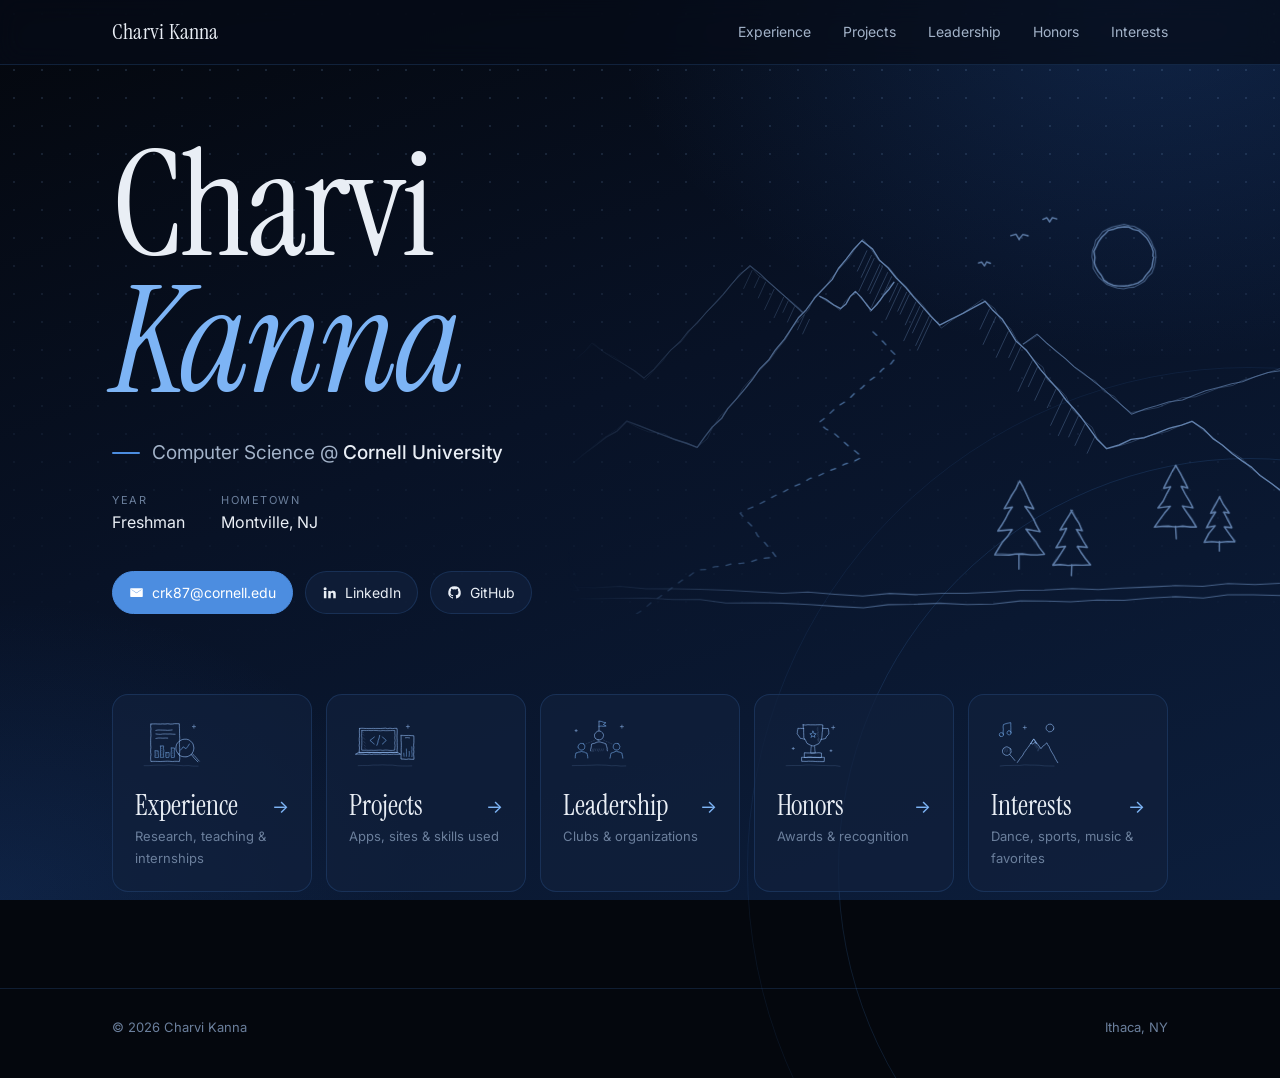
<file: index.html>
<!DOCTYPE html>
<html lang="en">
<head>
  <meta charset="UTF-8">
  <meta name="viewport" content="width=device-width, initial-scale=1">
  <title>Charvi Kanna</title>
  <meta name="description" content="Charvi Kanna — Computer Science student at Cornell University interested in AI, human-computer interaction, and machine learning.">
  <meta name="theme-color" content="#04070D">
  <link rel="icon" href="data:image/svg+xml,%3Csvg xmlns='http://www.w3.org/2000/svg' viewBox='0 0 64 64'%3E%3Crect width='64' height='64' rx='14' fill='%230E1A2C'/%3E%3Ctext x='32' y='43' font-family='Georgia,serif' font-size='30' text-anchor='middle' fill='%237DB4F5'%3ECK%3C/text%3E%3C/svg%3E">
  <link rel="preconnect" href="https://fonts.googleapis.com">
  <link rel="preconnect" href="https://fonts.gstatic.com" crossorigin>
  <link href="https://fonts.googleapis.com/css2?family=Instrument+Serif:ital@0;1&family=Inter:wght@400;500;600&display=swap" rel="stylesheet">
  <link rel="stylesheet" href="styles.css?v=11">
</head>
<body>

  <nav>
    <div class="wrap">
      <a href="index.html" class="logo"><span class="full">Charvi Kanna</span><span class="short">CK</span></a>
      <button class="menu-btn" type="button" aria-expanded="false" aria-controls="nav-links" aria-label="Menu"><span></span></button>
      <ul class="nav-links" id="nav-links">
        <li><a href="experience.html">Experience</a></li>
        <li><a href="projects.html">Projects</a></li>
        <li><a href="leadership.html">Leadership</a></li>
        <li><a href="honors.html">Honors</a></li>
        <li><a href="interests.html">Interests</a></li>
      </ul>
    </div>
  </nav>

  <main>
    <header class="home">
      <!-- sketch:start -->
<svg class="home-sketch" xmlns="http://www.w3.org/2000/svg" viewBox="0 0 1000 520" fill="none" stroke-linecap="round" stroke-linejoin="round" aria-hidden="true">
<clipPath id="behind"><polygon points="0,467 140,377 250,297 330,327 520,87 610,187 660,157 800,327 900,297 1000,377 1000,0 0,0"/></clipPath>
<g class="draw d1" clip-path="url(#behind)">
<path class="m2" pathLength="1" d="M79.6 329.2 L91.2 319.0 L101.8 309.7 L111.4 300.0 L122.2 289.8 L133.1 279.0 L144.8 270.8 L154.9 259.3 L167.0 251.1 L177.7 239.8 L189.5 228.9 L200.0 219.5 L209.1 209.1 L221.5 218.8 L233.2 226.2 L246.3 233.7 L258.1 241.0 L268.9 249.3 L280.4 239.0 L289.6 228.5 L299.9 217.0 L310.7 207.1 L319.4 196.0 L330.1 185.9 L340.6 173.7 L351.2 162.4 L359.8 153.1 L369.2 141.6 L378.9 131.2 L390.6 120.2 L402.3 129.6 L413.3 140.2 L424.5 149.9 L436.5 161.1 L447.1 170.4 L457.5 180.5 L470.4 191.2 L484.8 181.5 L497.7 174.4 L510.9 165.9 L525.2 157.1 L538.9 150.6 L549.1 159.4 L559.7 170.9 L569.0 179.9 L580.1 190.9 L590.8 200.9 L599.5 209.8 L609.7 220.9 L621.1 229.2 L629.2 239.4 L639.4 250.0 L653.5 241.1 L665.5 233.1 L679.7 225.2 L694.4 217.1 L706.7 208.6 L720.4 198.9 L732.0 209.7 L742.9 218.7 L752.7 226.8 L763.0 236.3 L773.9 244.0 L785.3 253.2 L796.6 261.9 L806.8 271.2 L818.0 280.7 L828.9 290.9 L844.4 285.0 L857.7 281.3 L872.2 276.6 L887.5 274.5 L900.8 269.1 L914.0 264.0 L928.8 260.3 L944.1 255.9 L956.4 253.6 L971.7 247.5 L985.9 243.0 L1000.1 241.1"/>
<path class="m2 faint" pathLength="1" d="M81.4 330.8 L89.9 319.5 L100.4 311.0 L112.6 301.1 L122.7 288.9 L135.4 281.9 L146.4 271.2 L157.1 260.9 L165.6 250.1 L176.9 238.2 L186.5 229.2 L198.2 220.7 L211.8 209.8 L223.7 219.9 L235.7 225.5 L244.9 233.0 L256.8 240.9 L270.5 251.5 L281.3 239.1 L290.6 229.5 L298.4 218.1 L311.6 207.8 L321.0 195.7 L328.8 186.1 L339.4 175.3 L351.8 162.9 L359.6 154.2 L370.9 140.4 L378.6 129.5 L391.6 121.2 L400.1 131.3 L414.7 140.6 L423.7 150.2 L434.3 158.1 L449.0 170.6 L458.7 181.7 L469.7 191.4 L485.3 180.9 L497.0 173.2 L511.0 166.3 L525.1 157.7 L538.6 151.6 L549.4 159.8 L560.3 171.6 L569.7 181.6 L580.0 190.1 L590.1 198.2 L599.8 208.8 L608.1 221.1 L618.7 229.9 L630.9 240.2 L639.3 250.1 L653.5 242.8 L665.2 233.6 L679.0 224.1 L694.4 216.7 L706.9 209.3 L721.6 199.8 L731.4 209.0 L742.0 218.7 L752.8 227.1 L763.9 237.7 L775.8 246.4 L787.7 253.1 L797.2 264.7 L809.3 270.6 L817.5 280.8 L828.4 289.0 L842.5 286.5 L859.4 283.2 L871.2 278.3 L887.3 272.0 L902.3 271.0 L913.9 266.7 L928.8 260.8 L945.2 257.9 L956.2 252.2 L971.7 247.7 L984.7 243.5 L1000.9 238.2"/>
</g>
<g class="draw d2">
<path class="m1" pathLength="1" d="M0.2 469.8 L11.2 461.3 L25.9 453.7 L36.8 447.0 L51.8 438.8 L62.4 428.3 L74.9 421.8 L88.4 411.5 L101.6 405.9 L115.6 395.6 L126.2 389.5 L140.2 380.6 L150.9 369.7 L165.0 362.0 L175.3 354.7 L189.3 345.4 L199.8 336.7 L211.9 327.8 L225.4 317.3 L237.9 310.3 L249.3 298.8 L263.4 304.2 L275.4 308.9 L288.6 314.0 L302.7 319.4 L317.5 324.3 L330.0 329.0 L338.6 317.0 L347.3 305.6 L357.9 295.9 L365.2 284.2 L376.6 271.6 L385.3 261.2 L393.3 251.1 L402.0 238.6 L412.0 228.7 L420.0 216.8 L430.2 204.7 L438.3 192.4 L446.2 180.2 L455.3 170.8 L464.9 157.5 L473.4 148.2 L485.0 136.3 L492.2 123.5 L501.2 112.7 L509.9 101.3 L519.2 91.5 L531.5 101.3 L539.2 113.7 L549.4 122.9 L558.4 134.1 L569.9 145.6 L579.0 156.7 L588.4 167.0 L598.7 178.6 L608.5 188.5 L621.9 181.6 L635.3 175.1 L648.3 168.0 L660.7 161.2 L669.0 170.8 L680.2 181.5 L688.7 194.5 L695.9 206.4 L707.9 217.1 L716.7 229.0 L724.2 239.4 L734.7 251.7 L745.0 263.0 L753.6 274.6 L763.3 285.3 L771.1 294.5 L780.2 306.9 L789.4 319.7 L800.2 330.4 L814.7 326.3 L828.5 319.8 L843.8 317.9 L857.2 313.0 L871.9 307.2 L886.5 303.5 L898.6 299.2 L911.8 307.9 L923.0 319.3 L933.3 326.3 L944.4 336.1 L956.4 344.8 L967.1 352.0 L976.6 361.4 L989.7 370.5 L1000.2 378.4"/>
<path class="m1 faint" pathLength="1" d="M-2.2 468.8 L13.6 462.8 L26.4 452.6 L38.3 445.3 L50.7 435.3 L65.7 427.6 L78.8 423.1 L86.6 412.5 L103.5 406.9 L114.3 395.2 L125.8 390.5 L138.5 380.4 L150.4 371.2 L166.8 360.3 L178.3 353.4 L190.9 345.5 L199.7 337.6 L213.3 324.2 L223.0 317.7 L237.5 307.9 L248.2 299.2 L262.4 306.7 L274.1 311.3 L291.7 313.1 L305.5 321.1 L318.7 323.9 L329.3 329.5 L341.6 319.0 L347.4 306.8 L356.0 293.4 L364.2 286.0 L374.1 275.1 L383.0 260.2 L393.4 248.4 L401.7 240.9 L413.4 228.7 L421.1 217.8 L431.8 204.5 L439.7 190.6 L448.8 181.2 L458.0 170.7 L464.6 156.3 L476.9 145.2 L483.7 134.9 L491.8 125.5 L504.3 111.6 L511.8 100.4 L520.3 89.5 L528.3 99.4 L538.5 114.3 L550.0 121.9 L562.1 137.0 L569.7 143.7 L578.4 154.6 L589.2 165.7 L598.7 177.7 L610.4 192.0 L623.8 182.1 L634.6 175.1 L646.9 166.7 L657.8 158.9 L671.7 169.4 L678.7 183.3 L689.9 192.5 L696.2 204.0 L706.2 216.4 L718.3 229.8 L727.2 236.9 L732.3 251.7 L746.0 261.9 L753.8 270.8 L762.1 286.9 L773.7 297.8 L783.8 306.0 L788.7 316.9 L800.1 330.9 L816.5 326.8 L829.3 322.8 L842.6 317.4 L854.8 314.3 L870.1 310.7 L886.5 303.3 L898.1 298.7 L911.8 309.9 L920.2 315.6 L933.5 327.1 L943.9 334.1 L956.1 341.9 L965.7 353.1 L980.1 363.0 L990.9 371.0 L998.6 378.7"/>
<path class="m1" pathLength="1" d="M470.9 155.4 L477.9 159.0 L486.7 165.3 L494.8 169.5 L501.0 164.2 L505.8 155.7 L511.7 149.8 L518.4 156.7 L524.6 165.1 L530.0 171.4 L536.1 165.2 L541.0 158.7 L545.0 153.3 L550.4 147.3 L556.0 139.4"/>
<path class="m1 faint" pathLength="1" d="M469.1 154.7 L478.9 161.4 L485.5 164.7 L494.1 171.5 L499.5 161.9 L504.9 156.3 L513.3 151.2 L518.7 158.9 L525.4 164.1 L529.0 173.4 L536.0 164.1 L540.9 158.8 L545.2 152.3 L549.7 144.8 L555.3 139.5"/>
</g>
<g class="draw d3">
<path class="h" pathLength="1" d="M524.9 103.1 l-10.9 23.4"/>
<path class="h" pathLength="1" d="M530.1 108.5 l-11.7 25.2"/>
<path class="h" pathLength="1" d="M533.3 111.9 l-17.7 38.0"/>
<path class="h" pathLength="1" d="M539.9 118.8 l-13.9 29.9"/>
<path class="h" pathLength="1" d="M542.7 121.7 l-14.3 30.7"/>
<path class="h" pathLength="1" d="M548.8 128.1 l-18.7 40.0"/>
<path class="h" pathLength="1" d="M553.3 132.9 l-13.3 28.4"/>
<path class="h" pathLength="1" d="M560.6 140.5 l-10.0 21.5"/>
<path class="h" pathLength="1" d="M564.3 144.3 l-17.6 37.8"/>
<path class="h" pathLength="1" d="M570.5 150.8 l-10.1 21.7"/>
<path class="h" pathLength="1" d="M573.4 153.9 l-10.3 22.1"/>
<path class="h" pathLength="1" d="M581.2 162.1 l-12.2 26.2"/>
<path class="h" pathLength="1" d="M585.8 166.9 l-18.5 39.6"/>
<path class="h" pathLength="1" d="M589.7 171.0 l-12.4 26.5"/>
<path class="h" pathLength="1" d="M596.7 178.3 l-15.7 33.7"/>
<path class="h" pathLength="1" d="M599.7 181.5 l-16.7 35.8"/>
<path class="h" pathLength="1" d="M665.7 170.1 l-10.8 23.1"/>
<path class="h" pathLength="1" d="M673.2 179.0 l-14.8 31.8"/>
<path class="h" pathLength="1" d="M687.3 196.0 l-13.8 29.6"/>
<path class="h" pathLength="1" d="M696.6 207.2 l-8.7 18.6"/>
<path class="h" pathLength="1" d="M701.9 213.5 l-12.5 26.7"/>
<path class="h" pathLength="1" d="M715.0 229.3 l-16.5 35.4"/>
<path class="h" pathLength="1" d="M721.0 236.6 l-10.6 22.7"/>
<path class="h" pathLength="1" d="M730.4 247.8 l-12.6 27.1"/>
<path class="h" pathLength="1" d="M742.2 262.1 l-10.0 21.4"/>
<path class="h" pathLength="1" d="M750.7 272.3 l-14.7 31.5"/>
<path class="h" pathLength="1" d="M759.9 283.4 l-15.0 32.1"/>
<path class="h" pathLength="1" d="M767.9 293.0 l-11.2 24.1"/>
<path class="h" pathLength="1" d="M775.5 302.1 l-11.5 24.7"/>
<path class="h" pathLength="1" d="M787.1 316.2 l-9.1 19.6"/>
<path class="h" pathLength="1" d="M393.0 125.8 l-9.6 20.7"/>
<path class="h" pathLength="1" d="M401.4 133.0 l-5.8 12.5"/>
<path class="h" pathLength="1" d="M408.6 139.1 l-8.5 18.3"/>
<path class="h" pathLength="1" d="M418.3 147.4 l-10.9 23.3"/>
<path class="h" pathLength="1" d="M429.2 156.7 l-10.9 23.4"/>
<path class="h" pathLength="1" d="M434.4 161.1 l-6.0 12.8"/>
<path class="h" pathLength="1" d="M441.8 167.4 l-8.2 17.7"/>
<path class="h" pathLength="1" d="M453.1 177.0 l-7.9 17.0"/>
<path class="h" pathLength="1" d="M458.9 182.0 l-7.8 16.7"/>
</g>
<path class="t" d="M260.2 520.3 L269.2 514.4 L277.8 506.7 L286.9 500.8 L295.1 494.7 L304.2 488.1 L312.0 482.0 L320.6 477.0 L330.2 469.7 L339.8 469.3 L350.0 466.1 L360.6 465.3 L371.0 462.5 L379.9 462.3 L390.7 460.8 L399.1 457.9 L409.2 456.0 L420.9 455.2 L414.2 446.4 L407.4 438.2 L399.5 430.6 L394.2 420.9 L386.9 413.6 L379.4 404.7 L389.3 399.4 L399.5 395.2 L410.3 389.4 L419.0 384.7 L430.4 379.4 L439.6 374.4 L450.6 370.1 L459.1 364.9 L469.8 361.5 L480.3 356.3 L489.3 353.2 L499.8 348.1 L509.6 345.2 L519.6 340.1 L511.4 333.2 L504.1 327.7 L494.7 319.4 L487.1 312.7 L477.3 307.5 L469.8 300.6 L478.1 294.1 L486.6 286.0 L494.0 280.1 L503.6 274.2 L510.8 266.9 L519.7 260.0 L527.3 252.6 L536.0 246.9 L543.2 239.0 L552.6 232.9 L559.4 224.3 L553.4 218.5 L545.0 209.1 L538.4 202.3 L530.8 195.2"/>
<path id="route" d="M260.0 520.0 L330.0 470.0 L420.0 455.0 L380.0 405.0 L450.0 370.0 L520.0 340.0 L470.0 300.0 L520.0 260.0 L560.0 225.0 L530.0 195.0" stroke="none"/>
<g class="draw d4">
<path class="m1" pathLength="1" d="M120.5 403.5 L116.6 410.7 L112.1 418.9 L109.0 424.9 L104.1 432.4 L113.4 430.2 L107.7 438.8 L103.5 448.6 L97.3 456.9 L112.7 453.9 L108.2 460.6 L103.1 467.9 L98.5 474.1 L93.5 481.1 L102.3 481.3 L111.1 480.9 L119.2 481.2 L128.8 480.6 L138.0 481.4 L146.3 480.5 L141.7 473.8 L136.5 467.7 L131.7 461.1 L127.7 453.9 L142.2 456.1 L137.2 448.4 L131.8 438.5 L126.6 430.2 L136.1 432.0 L132.1 426.2 L128.1 418.8 L123.4 411.9 L120.0 404.7"/>
<path class="m1 faint" pathLength="1" d="M121.1 403.1 L116.9 412.3 L111.2 417.9 L109.1 424.6 L105.6 432.0 L114.2 429.5 L108.3 440.3 L102.4 447.4 L98.0 456.3 L111.1 453.8 L106.8 462.3 L103.4 468.8 L97.4 475.1 L92.6 481.1 L102.7 480.6 L112.2 481.1 L120.2 482.0 L127.8 482.3 L137.9 480.7 L147.2 480.4 L143.0 474.6 L136.7 468.5 L132.2 460.4 L128.3 453.4 L142.8 456.2 L137.2 449.2 L132.0 439.6 L126.1 429.1 L134.2 431.7 L131.8 425.3 L127.7 419.3 L122.9 410.5 L120.4 402.8"/>
<path class="m1" pathLength="1" d="M119.5 480.9 L119.6 496.3"/>
<path class="m1" pathLength="1" d="M174.6 437.1 L169.5 446.9 L164.0 457.8 L169.6 456.9 L164.2 465.2 L158.4 475.6 L170.0 474.3 L162.4 483.0 L155.0 493.2 L165.5 492.8 L175.2 492.9 L185.3 493.4 L193.8 493.6 L186.7 483.5 L180.4 473.4 L190.3 475.8 L184.6 465.9 L180.5 455.6 L185.7 458.0 L180.6 447.6 L175.5 436.5"/>
<path class="m1 faint" pathLength="1" d="M174.5 436.5 L168.2 448.4 L164.5 458.4 L168.9 457.1 L165.2 465.7 L159.6 475.3 L168.7 472.8 L161.9 482.2 L155.4 493.6 L165.9 493.9 L175.5 492.4 L184.7 492.8 L194.9 493.1 L186.8 483.8 L181.8 473.1 L192.0 474.2 L184.8 465.1 L180.4 457.3 L186.8 457.4 L181.6 447.0 L174.3 438.0"/>
<path class="m1" pathLength="1" d="M175.1 493.2 L175.2 504.7"/>
<path class="m1" pathLength="1" d="M700.0 368.5 L696.1 376.4 L691.5 384.0 L687.5 391.1 L682.7 399.4 L692.1 397.5 L688.0 403.2 L683.8 411.9 L680.0 417.8 L675.2 424.9 L691.9 423.4 L686.8 430.8 L680.7 437.7 L676.1 445.3 L671.7 452.6 L678.7 452.6 L688.3 452.7 L695.3 451.5 L703.5 451.3 L712.9 452.5 L720.8 452.5 L729.0 451.7 L723.1 444.2 L719.0 437.1 L713.2 430.3 L707.6 422.8 L723.7 425.9 L719.6 418.1 L716.3 411.2 L712.0 404.2 L706.4 396.7 L716.7 399.6 L712.4 391.7 L708.5 383.1 L704.8 375.1 L700.5 367.5"/>
<path class="m1 faint" pathLength="1" d="M698.7 367.2 L696.5 377.0 L690.3 383.6 L687.4 392.2 L682.4 399.2 L692.4 397.6 L688.0 405.1 L683.8 410.5 L680.7 418.4 L675.0 425.9 L690.5 423.9 L687.0 431.1 L681.7 437.2 L676.0 444.5 L672.2 450.9 L680.4 450.8 L686.9 451.4 L696.9 452.0 L703.8 453.0 L711.7 451.9 L720.7 452.7 L729.4 452.4 L723.3 444.4 L717.7 438.5 L713.9 431.0 L707.6 423.0 L724.7 425.8 L718.8 418.3 L716.6 410.5 L710.6 403.5 L707.7 397.7 L715.9 398.3 L712.0 391.0 L708.5 382.7 L703.8 375.0 L701.2 368.6"/>
<path class="m1" pathLength="1" d="M699.6 452.5 L699.6 468.7"/>
<path class="m1" pathLength="1" d="M760.8 401.5 L756.2 408.7 L751.1 416.8 L746.8 423.9 L754.4 421.9 L750.2 430.3 L746.5 437.0 L742.2 444.1 L753.1 442.6 L748.4 450.0 L744.2 456.7 L738.5 464.4 L746.9 463.6 L756.0 464.6 L764.8 464.3 L773.5 464.3 L781.8 463.9 L776.2 457.0 L770.8 449.5 L766.8 442.7 L778.2 443.8 L773.7 436.9 L769.8 429.7 L765.7 423.3 L772.1 424.6 L768.8 416.4 L764.2 409.6 L759.3 401.1"/>
<path class="m1 faint" pathLength="1" d="M759.1 401.7 L756.9 408.8 L750.6 416.8 L747.5 425.0 L754.6 423.0 L751.2 429.9 L746.0 438.1 L741.3 444.7 L753.4 443.1 L747.6 450.8 L743.1 455.7 L737.8 463.7 L745.8 463.8 L755.5 464.5 L763.9 463.4 L772.3 464.6 L782.7 464.1 L775.8 457.6 L771.1 448.9 L765.4 443.1 L778.8 444.5 L773.7 437.2 L768.9 431.0 L765.0 423.0 L773.4 425.2 L768.3 416.1 L764.3 407.8 L760.9 400.6"/>
<path class="m1" pathLength="1" d="M760.4 463.8 L759.9 476.4"/>
<path class="m1" pathLength="1" d="M879.9 349.5 L874.5 359.0 L870.3 366.9 L865.7 376.0 L873.9 374.2 L869.6 381.8 L865.4 390.6 L859.3 398.5 L873.6 396.5 L866.8 404.5 L861.9 411.2 L855.2 420.7 L864.2 419.6 L871.4 419.4 L879.6 420.4 L887.8 419.4 L896.6 420.5 L903.5 420.6 L898.5 412.5 L892.9 404.6 L887.5 396.5 L899.5 398.3 L895.4 390.4 L890.6 382.6 L886.1 373.6 L893.6 375.4 L889.3 366.6 L884.6 358.1 L880.0 350.0"/>
<path class="m1 faint" pathLength="1" d="M880.1 350.9 L874.1 359.5 L870.6 367.5 L866.4 376.9 L873.7 373.8 L870.5 380.9 L865.0 390.3 L858.8 398.3 L873.5 397.1 L866.9 405.2 L861.7 412.0 L857.0 418.8 L864.6 420.3 L871.6 420.9 L879.7 419.9 L888.1 420.7 L895.3 419.8 L903.8 420.1 L899.2 411.5 L893.5 403.8 L887.0 395.4 L900.0 399.2 L895.7 390.7 L890.2 381.5 L885.5 374.2 L894.3 376.7 L888.2 367.9 L885.7 358.8 L878.8 349.5"/>
<path class="m1" pathLength="1" d="M879.5 419.7 L880.4 434.1"/>
<path class="m1" pathLength="1" d="M930.3 385.5 L925.4 394.9 L919.7 404.7 L925.8 403.2 L920.5 411.5 L915.3 420.9 L925.2 418.9 L917.9 427.8 L912.4 438.2 L921.2 437.3 L930.5 438.0 L939.1 437.1 L947.7 437.4 L941.3 428.4 L935.5 420.2 L944.3 421.1 L939.0 411.4 L935.0 403.1 L941.2 404.4 L934.5 394.6 L930.1 385.7"/>
<path class="m1 faint" pathLength="1" d="M931.2 384.9 L924.5 393.7 L919.9 403.8 L924.6 401.8 L919.0 412.5 L914.0 422.2 L923.7 420.4 L917.4 427.3 L912.6 436.8 L921.6 436.7 L928.8 438.2 L939.5 438.4 L948.6 436.4 L942.0 429.0 L935.1 420.6 L944.4 422.2 L940.3 410.7 L933.3 403.4 L941.3 403.4 L934.8 395.3 L929.1 385.9"/>
<path class="m1" pathLength="1" d="M930.0 437.1 L929.9 448.1"/>
<path class="m2" pathLength="1" d="M0.5 493.4 L30.9 493.4 L60.4 493.5 L89.8 492.1 L120.9 493.1 L150.9 491.3 L179.4 489.1 L211.4 490.3 L241.0 488.5 L271.4 491.5 L303.2 491.5 L332.8 492.1 L365.6 493.1 L396.1 494.9 L427.9 496.6 L457.1 495.3 L488.2 497.7 L520.3 499.9 L551.2 496.8 L581.0 498.2 L611.1 496.6 L639.3 496.6 L670.9 495.2 L701.2 493.3 L728.8 493.0 L760.9 491.1 L790.8 492.4 L819.2 490.6 L850.5 489.3 L879.1 487.8 L910.8 488.5 L939.9 485.5 L970.9 486.7 L999.2 485.2"/>
<path class="m2" pathLength="1" d="M1.2 511.2 L29.9 510.3 L59.1 508.0 L89.0 508.3 L119.6 506.8 L149.7 505.5 L178.9 502.9 L211.5 502.8 L238.8 502.4 L272.0 502.1 L302.5 503.8 L333.4 503.9 L363.0 507.9 L396.7 507.5 L426.9 508.0 L458.6 509.6 L490.2 511.7 L521.0 513.4 L549.3 509.7 L579.1 509.3 L608.8 508.0 L640.2 509.6 L669.9 509.0 L701.2 505.4 L730.3 505.6 L758.9 506.4 L789.3 504.3 L820.4 504.6 L850.5 502.1 L879.8 500.5 L911.4 502.1 L939.2 498.4 L969.3 498.4 L1001.2 499.2"/>
<path class="m1" pathLength="1" d="M690.2 85.7 L696.2 84.1 L700.1 90.3"/>
<path class="m1" pathLength="1" d="M699.7 89.8 L704.2 84.3 L710.1 85.9"/>
<path class="m1" pathLength="1" d="M727.1 67.0 L731.6 65.1 L734.9 69.8"/>
<path class="m1" pathLength="1" d="M735.0 69.8 L738.0 65.0 L743.1 66.5"/>
<path class="m1" pathLength="1" d="M653.1 117.0 L656.9 116.1 L659.8 120.3"/>
<path class="m1" pathLength="1" d="M660.2 120.2 L662.6 115.8 L666.8 117.5"/>
</g>
<g id="sun" role="button" tabindex="0" aria-label="Toggle day and night">
<title>Click me</title>
<circle cx="820" cy="110" r="46" class="hit"/>
<g class="sunface draw d4">
<path class="m1" pathLength="1" d="M854.6 110.2 L853.4 115.6 L852.5 121.6 L849.7 126.4 L845.5 131.1 L842.2 136.1 L836.4 140.1 L831.2 141.8 L825.3 143.1 L820.6 143.7 L813.5 143.5 L808.0 142.7 L802.3 140.3 L797.3 136.8 L794.3 131.3 L790.5 126.6 L787.6 121.1 L786.3 116.8 L786.9 110.8 L785.8 103.7 L788.8 97.6 L791.0 92.6 L794.8 87.3 L798.7 83.7 L802.4 79.7 L809.0 78.1 L813.5 76.4 L820.7 75.5 L826.0 75.9 L831.1 78.5 L837.4 80.0 L841.1 83.2 L846.2 88.1 L849.0 92.5 L852.2 98.7 L854.0 104.2 L853.5 109.2"/>
<path class="m2" pathLength="1" d="M856.9 109.8 L856.3 115.5 L854.9 122.2 L852.2 128.9 L847.9 132.6 L844.2 137.9 L838.9 141.2 L831.9 144.9 L826.1 145.3 L819.8 146.7 L812.8 146.0 L807.4 144.3 L801.1 142.0 L797.1 138.6 L791.7 133.8 L788.2 128.7 L784.9 123.2 L784.9 116.3 L783.5 110.1 L784.1 102.8 L786.5 97.0 L787.8 91.0 L791.6 87.1 L795.7 81.3 L802.1 77.8 L806.6 75.9 L813.8 74.1 L820.4 72.8 L827.0 74.4 L831.7 75.0 L838.2 78.4 L843.1 81.4 L847.8 85.9 L851.8 92.4 L853.7 97.6 L856.4 103.1 L857.1 110.8"/>
</g>
<g class="moon">
<path class="m1" pathLength="1" d="M831.5 78.0 L826.3 76.5 L819.9 76.5 L814.4 76.3 L808.1 77.9 L802.9 81.1 L798.5 84.4 L794.3 88.6 L790.0 93.0 L788.6 98.9 L786.2 104.0 L786.2 109.8 L786.6 115.4 L788.0 121.6 L790.0 126.6 L794.5 132.2 L798.7 136.2 L803.4 139.9 L808.8 141.4 L814.3 143.2 L820.2 143.7 L826.0 144.0 L831.8 141.7"/>
<path class="m1 faint" pathLength="1" d="M831.7 77.9 L826.8 76.1 L819.6 76.3 L813.4 76.7 L809.2 78.1 L802.6 80.5 L798.2 83.3 L793.2 87.4 L790.2 92.8 L787.6 97.9 L785.7 104.2 L786.7 110.2 L786.7 116.2 L787.5 122.0 L790.5 127.1 L794.2 131.8 L797.8 135.6 L802.5 139.5 L808.1 142.1 L813.2 143.2 L820.7 143.5 L826.0 143.5 L831.2 142.9"/>
<path class="m1" pathLength="1" d="M831.5 142.2 L826.8 137.0 L822.8 132.6 L817.6 127.9 L816.0 122.2 L813.7 115.8 L812.4 110.2 L813.7 103.9 L815.9 98.1 L818.1 92.3 L822.8 87.4 L827.3 82.9 L831.8 78.0"/>
</g>
</g>
<g class="stars">
<path class="star" style="animation-delay:1.18s" d="M600 53.0 L600 67.0 M593.0 60 L607.0 60"/>
<path class="star" style="animation-delay:1.06s" d="M930 54.4 L930 65.6 M924.4 60 L935.6 60"/>
<path class="star" style="animation-delay:1.37s" d="M690 165.1 L690 174.9 M685.1 170 L694.9 170"/>
<path class="star" style="animation-delay:0.19s" d="M960 173.7 L960 186.3 M953.7 180 L966.3 180"/>
<path class="star" style="animation-delay:1.31s" d="M560 25.8 L560 34.2 M555.8 30 L564.2 30"/>
</g>
<path class="shoot" d="M0 0 L70 22"/>
<g id="hiker" transform="translate(455 366)"><g class="hiker-body"><path class="m1" pathLength="1" d="M-0.5 -35.7 L2.1 -22.0"/><path class="m1 faint" pathLength="1" d="M0.7 -35.9 L1.9 -21.5"/><circle class="m1" cx="-1" cy="-44" r="7"/><path class="m1" pathLength="1" d="M-8.7 -37.9 L-10.1 -31.4 L-11.0 -24.5 L-12.2 -18.1 L-1.0 -16.1 L-0.5 -22.4 L0.6 -29.3 L1.0 -36.3"/><path class="m1" pathLength="1" d="M13.8 -30.3 L16.1 -14.9 L17.7 0.3"/><path class="m1" pathLength="1" d="M0.9 -29.7 L14.3 -19.6"/><g class="legs"><path class="m1" pathLength="1" d="M1.8 -22.1 L-5.7 -0.4"/><path class="m1" pathLength="1" d="M1.6 -21.9 L10.0 -9.7 L8.2 0.0"/></g></g></g>
</svg>
      <!-- sketch:end -->
      <div class="wrap">
        <div class="home-grid">
          <div>
            <h1 class="name reveal">Charvi<br><em>Kanna</em></h1>
            <p class="tagline reveal"><span>Computer Science @ <strong>Cornell University</strong></span></p>
            <dl class="facts reveal">
              <div><dt>Year</dt><dd>Freshman</dd></div>
              <div><dt>Hometown</dt><dd>Montville, NJ</dd></div>
            </dl>
            <div class="socials reveal">
              <a class="pill primary" href="mailto:crk87@cornell.edu">
                <svg viewBox="0 0 24 24" aria-hidden="true"><path d="M3 5h18a1 1 0 0 1 1 1v12a1 1 0 0 1-1 1H3a1 1 0 0 1-1-1V6a1 1 0 0 1 1-1zm9 7.2L4.4 7H4v.6l8 5.5 8-5.5V7h-.4L12 12.2z"/></svg>
                crk87@cornell.edu
              </a>
              <a class="pill" href="https://www.linkedin.com/in/charvi-kanna/" target="_blank" rel="noopener">
                <svg viewBox="0 0 24 24" aria-hidden="true"><path d="M4.98 3.5a2.5 2.5 0 1 1 0 5 2.5 2.5 0 0 1 0-5zM3 9.5h4V21H3V9.5zm7 0h3.8v1.6h.06c.53-1 1.83-2.06 3.77-2.06C21.6 9.04 22 11.5 22 14.7V21h-4v-5.6c0-1.34-.03-3.06-1.86-3.06-1.87 0-2.15 1.46-2.15 2.96V21h-4V9.5z"/></svg>
                LinkedIn
              </a>
              <a class="pill" href="https://github.com/charvikanna" target="_blank" rel="noopener">
                <svg viewBox="0 0 24 24" aria-hidden="true"><path d="M12 2a10 10 0 0 0-3.16 19.49c.5.09.68-.22.68-.48v-1.7c-2.78.6-3.37-1.34-3.37-1.34-.45-1.16-1.11-1.47-1.11-1.47-.9-.62.07-.6.07-.6 1 .07 1.53 1.03 1.53 1.03.9 1.52 2.34 1.08 2.91.83.09-.65.35-1.08.63-1.33-2.22-.25-4.55-1.11-4.55-4.94 0-1.09.39-1.98 1.03-2.68-.1-.25-.45-1.27.1-2.64 0 0 .84-.27 2.75 1.02a9.56 9.56 0 0 1 5 0c1.91-1.3 2.75-1.02 2.75-1.02.55 1.37.2 2.39.1 2.64.64.7 1.03 1.59 1.03 2.68 0 3.84-2.34 4.68-4.57 4.93.36.31.68.92.68 1.85v2.75c0 .27.18.58.69.48A10 10 0 0 0 12 2z"/></svg>
                GitHub
              </a>
            </div>
          </div>
        </div>

        <div class="page-links">
          <a class="page-link reveal" href="experience.html">
            <img src="images/experience.svg" alt="" width="72" height="58">
            <div><span class="label">Experience <span aria-hidden="true">&rarr;</span></span><span class="sub">Research, teaching &amp; internships</span></div>
          </a>
          <a class="page-link reveal" href="projects.html">
            <img src="images/projects.svg" alt="" width="72" height="58">
            <div><span class="label">Projects <span aria-hidden="true">&rarr;</span></span><span class="sub">Apps, sites &amp; skills used</span></div>
          </a>
          <a class="page-link reveal" href="leadership.html">
            <img src="images/leadership.svg" alt="" width="72" height="58">
            <div><span class="label">Leadership <span aria-hidden="true">&rarr;</span></span><span class="sub">Clubs &amp; organizations</span></div>
          </a>
          <a class="page-link reveal" href="honors.html">
            <img src="images/honors.svg" alt="" width="72" height="58">
            <div><span class="label">Honors <span aria-hidden="true">&rarr;</span></span><span class="sub">Awards &amp; recognition</span></div>
          </a>
          <a class="page-link reveal" href="interests.html">
            <img src="images/interests.svg" alt="" width="72" height="58">
            <div><span class="label">Interests <span aria-hidden="true">&rarr;</span></span><span class="sub">Dance, sports, music &amp; favorites</span></div>
          </a>
        </div>
      </div>
    </header>
  </main>

  <footer>
    <div class="wrap">
      <span>&copy; 2026 Charvi Kanna</span>
      <span>Ithaca, NY</span>
    </div>
  </footer>

  <script src="main.js?v=11"></script>
</body>
</html>
</file>
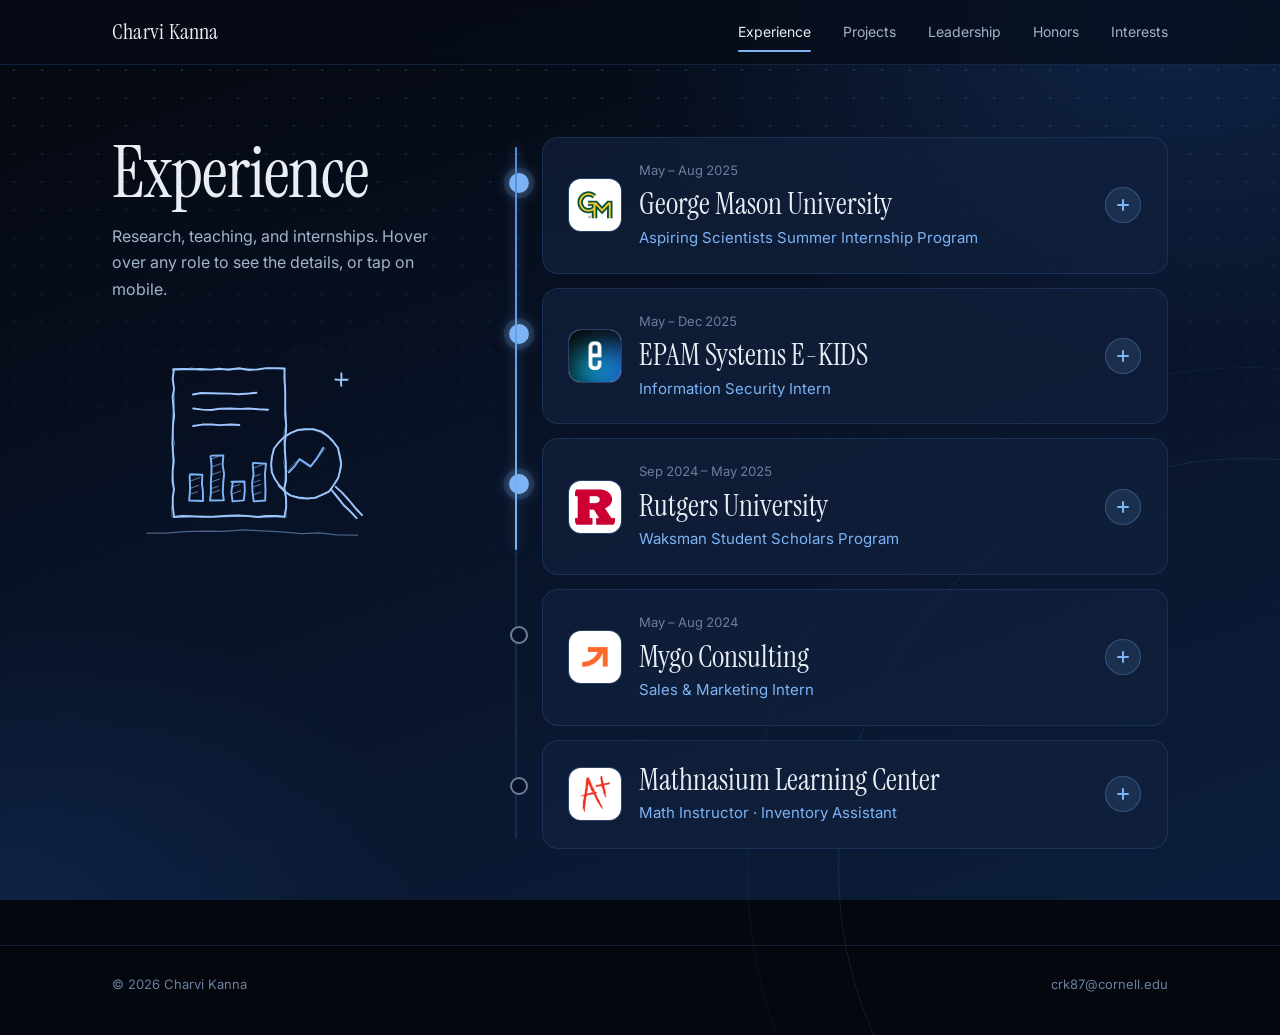
<file: experience.html>
<!DOCTYPE html>
<html lang="en">
<head>
  <meta charset="UTF-8">
  <meta name="viewport" content="width=device-width, initial-scale=1">
  <title>Experience — Charvi Kanna</title>
  <meta name="description" content="Charvi Kanna's research, teaching, and internship experience.">
  <meta name="theme-color" content="#04070D">
  <link rel="icon" href="data:image/svg+xml,%3Csvg xmlns='http://www.w3.org/2000/svg' viewBox='0 0 64 64'%3E%3Crect width='64' height='64' rx='14' fill='%230E1A2C'/%3E%3Ctext x='32' y='43' font-family='Georgia,serif' font-size='30' text-anchor='middle' fill='%237DB4F5'%3ECK%3C/text%3E%3C/svg%3E">
  <link rel="preconnect" href="https://fonts.googleapis.com">
  <link rel="preconnect" href="https://fonts.gstatic.com" crossorigin>
  <link href="https://fonts.googleapis.com/css2?family=Instrument+Serif:ital@0;1&family=Inter:wght@400;500;600&display=swap" rel="stylesheet">
  <link rel="stylesheet" href="styles.css?v=11">
</head>
<body>

  <nav>
    <div class="wrap">
      <a href="index.html" class="logo"><span class="full">Charvi Kanna</span><span class="short">CK</span></a>
      <button class="menu-btn" type="button" aria-expanded="false" aria-controls="nav-links" aria-label="Menu"><span></span></button>
      <ul class="nav-links" id="nav-links">
        <li><a href="experience.html" aria-current="page">Experience</a></li>
        <li><a href="projects.html">Projects</a></li>
        <li><a href="leadership.html">Leadership</a></li>
        <li><a href="honors.html">Honors</a></li>
        <li><a href="interests.html">Interests</a></li>
      </ul>
    </div>
  </nav>

  <main>
    <div class="wrap page">
      <aside class="page-side reveal">
        <h1>Experience</h1>
        <p>Research, teaching, and internships. Hover over any role to see the details, or tap on mobile.</p>
        <img src="images/experience.svg" alt="" width="320" height="260">
      </aside>
      <div class="page-content">
        <div class="stack timeline" data-hover-open>
        <details class="expand reveal">
          <summary>
            <span class="sum-lead"><img class="org-logo" src="images/logos/gmu.png" alt="" width="52" height="52"><span class="sum-main"><span class="date">May – Aug 2025</span><span class="title">George Mason University</span><span class="role">Aspiring Scientists Summer Internship Program</span></span></span>
            <span class="toggle" aria-hidden="true"></span>
          </summary>
          <div class="expand-body">
            <ul>
              <li>Researched the impact of 6 AI tools on creativity, analyzing outcomes by users' cognitive styles.</li>
              <li>Engineered prompts to systematically evaluate 500+ AI-generated responses using Torrance's Tests.</li>
              <li>Published in GMU's Journal of Student-Scientist Research and presented at MIT URTC.</li>
            </ul>
            <a class="visit" href="https://journals.gmu.edu/jssr/article/view/5159" target="_blank" rel="noopener">Read the published paper <span aria-hidden="true">&nearr;</span></a>
          </div>
        </details>
        <details class="expand reveal">
          <summary>
            <span class="sum-lead"><img class="org-logo" src="images/logos/epam.jpg" alt="" width="52" height="52"><span class="sum-main"><span class="date">May – Dec 2025</span><span class="title">EPAM Systems E-KIDS</span><span class="role">Information Security Intern</span></span></span>
            <span class="toggle" aria-hidden="true"></span>
          </summary>
          <div class="expand-body">
            <ul>
              <li>Led 20+ interactive workshops on information security, UI/UX design, and Java fundamentals.</li>
              <li>Developed beginner-friendly activities to build digital fluency in younger students.</li>
              <li>Collaborated with 10 executive team members to teach 2,000+ students internationally.</li>
            </ul>
          </div>
        </details>
        <details class="expand reveal">
          <summary>
            <span class="sum-lead"><img class="org-logo" src="images/logos/rutgers.png" alt="" width="52" height="52"><span class="sum-main"><span class="date">Sep 2024 – May 2025</span><span class="title">Rutgers University</span><span class="role">Waksman Student Scholars Program</span></span></span>
            <span class="toggle" aria-hidden="true"></span>
          </summary>
          <div class="expand-body">
            <ul>
              <li>Ran computational analysis of 2 protein sequences from <em>Landoltia punctata</em> across 600+ base pairs.</li>
              <li>Identified key biological features, contributing to 2 published protein sequence records in NCBI.</li>
            </ul>
          </div>
        </details>
        <details class="expand reveal">
          <summary>
            <span class="sum-lead"><img class="org-logo" src="images/logos/mygo.png" alt="" width="52" height="52"><span class="sum-main"><span class="date">May – Aug 2024</span><span class="title">Mygo Consulting</span><span class="role">Sales &amp; Marketing Intern</span></span></span>
            <span class="toggle" aria-hidden="true"></span>
          </summary>
          <div class="expand-body">
            <ul>
              <li>Analyzed LinkedIn engagement and competitor strategies to grow brand visibility.</li>
              <li>Presented data-driven recommendations to the CEO, lifting engagement 17% and post reach 30%.</li>
            </ul>
          </div>
        </details>
        <details class="expand reveal">
          <summary>
            <span class="sum-lead"><img class="org-logo" src="images/logos/mathnasium.png" alt="" width="52" height="52"><span class="sum-main"><span class="title">Mathnasium Learning Center</span><span class="role">Math Instructor · Inventory Assistant</span></span></span>
            <span class="toggle" aria-hidden="true"></span>
          </summary>
          <div class="expand-body">
            <ul>
              <li>Taught students from elementary math through Precalculus, customizing lessons to individual learning needs and skill levels.</li>
              <li>Managed and organized learning materials, keeping resources available for students and instructors.</li>
            </ul>
          </div>
        </details>
        </div>
      </div>
    </div>
  </main>

  <footer>
    <div class="wrap">
      <span>&copy; 2026 Charvi Kanna</span>
      <a href="mailto:crk87@cornell.edu">crk87@cornell.edu</a>
    </div>
  </footer>

  <script src="main.js?v=11"></script>
</body>
</html>
</file>
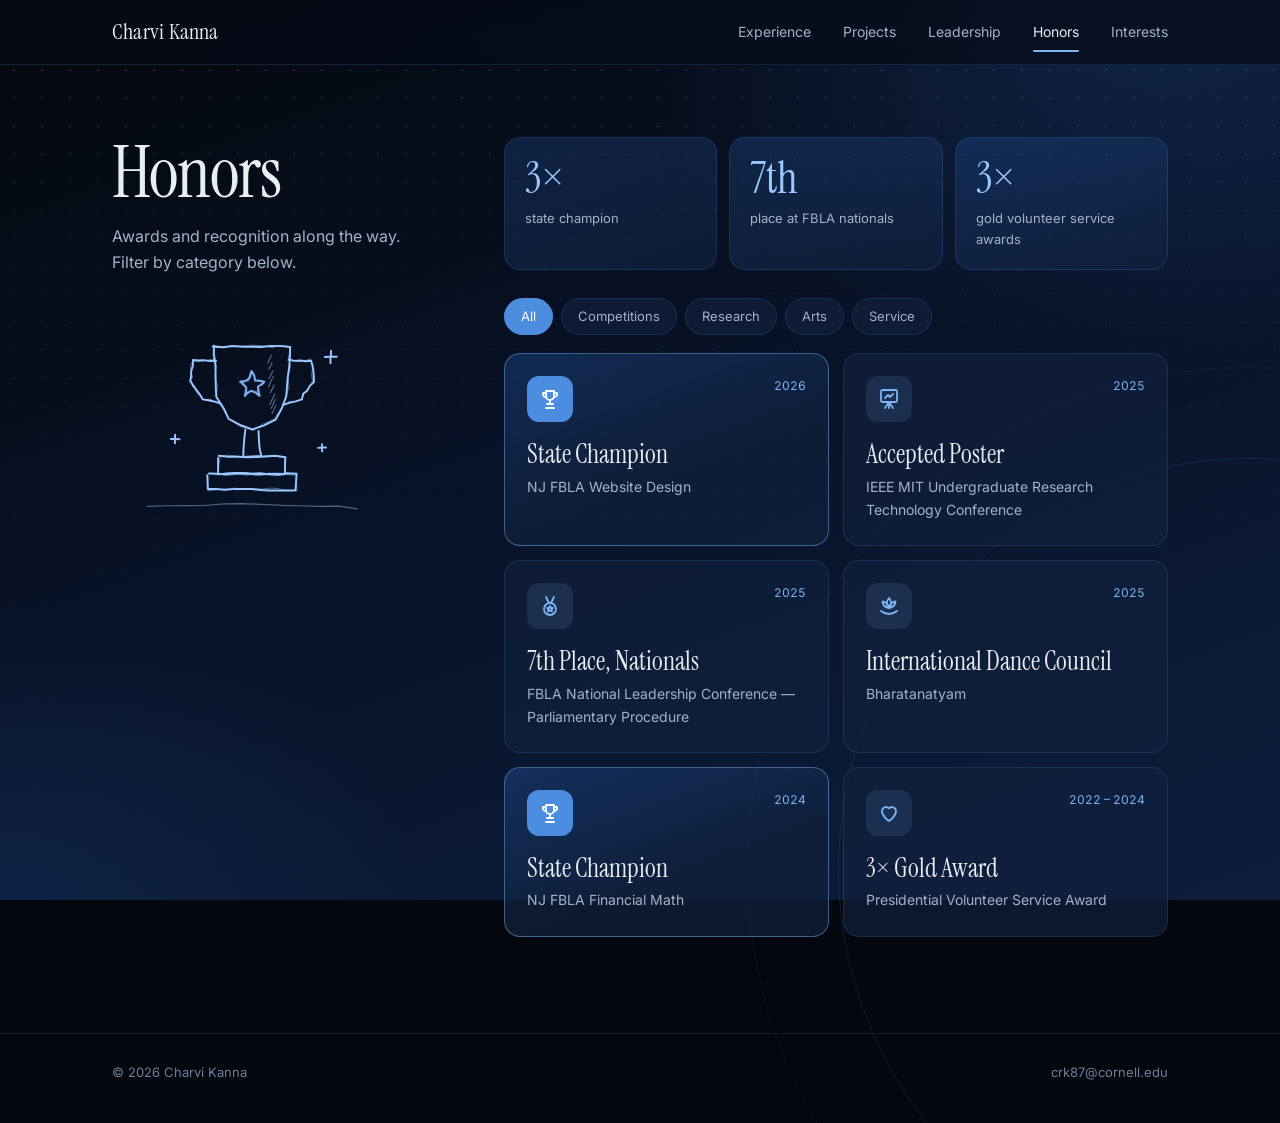
<file: honors.html>
<!DOCTYPE html>
<html lang="en">
<head>
  <meta charset="UTF-8">
  <meta name="viewport" content="width=device-width, initial-scale=1">
  <title>Honors — Charvi Kanna</title>
  <meta name="description" content="Awards and recognition received by Charvi Kanna.">
  <meta name="theme-color" content="#04070D">
  <link rel="icon" href="data:image/svg+xml,%3Csvg xmlns='http://www.w3.org/2000/svg' viewBox='0 0 64 64'%3E%3Crect width='64' height='64' rx='14' fill='%230E1A2C'/%3E%3Ctext x='32' y='43' font-family='Georgia,serif' font-size='30' text-anchor='middle' fill='%237DB4F5'%3ECK%3C/text%3E%3C/svg%3E">
  <link rel="preconnect" href="https://fonts.googleapis.com">
  <link rel="preconnect" href="https://fonts.gstatic.com" crossorigin>
  <link href="https://fonts.googleapis.com/css2?family=Instrument+Serif:ital@0;1&family=Inter:wght@400;500;600&display=swap" rel="stylesheet">
  <link rel="stylesheet" href="styles.css?v=11">
</head>
<body>

  <nav>
    <div class="wrap">
      <a href="index.html" class="logo"><span class="full">Charvi Kanna</span><span class="short">CK</span></a>
      <button class="menu-btn" type="button" aria-expanded="false" aria-controls="nav-links" aria-label="Menu"><span></span></button>
      <ul class="nav-links" id="nav-links">
        <li><a href="experience.html">Experience</a></li>
        <li><a href="projects.html">Projects</a></li>
        <li><a href="leadership.html">Leadership</a></li>
        <li><a href="honors.html" aria-current="page">Honors</a></li>
        <li><a href="interests.html">Interests</a></li>
      </ul>
    </div>
  </nav>

  <main>
    <div class="wrap page">
      <aside class="page-side reveal">
        <h1>Honors</h1>
        <p>Awards and recognition along the way. Filter by category below.</p>
        <img src="images/honors.svg" alt="" width="320" height="260">
      </aside>
      <div class="page-content">
        <div class="stats">
          <div class="stat reveal"><span class="stat-num" data-count="3" data-suffix="×">3×</span><span class="stat-label">state champion</span></div>
          <div class="stat reveal"><span class="stat-num" data-count="7" data-suffix="th">7th</span><span class="stat-label">place at FBLA nationals</span></div>
          <div class="stat reveal"><span class="stat-num" data-count="3" data-suffix="×">3×</span><span class="stat-label">gold volunteer service awards</span></div>
        </div>

        <div class="filters reveal" role="group" aria-label="Filter honors"><button type="button" class="chip" data-filter="all" aria-pressed="true">All</button><button type="button" class="chip" data-filter="competition" aria-pressed="false">Competitions</button><button type="button" class="chip" data-filter="research" aria-pressed="false">Research</button><button type="button" class="chip" data-filter="arts" aria-pressed="false">Arts</button><button type="button" class="chip" data-filter="service" aria-pressed="false">Service</button></div>
        <div class="awards-grid reveal">
          <article class="award gold" data-cat="competition">
            <span class="award-icon" aria-hidden="true"><svg viewBox="0 0 24 24"><path d="M8 4h8v5a4 4 0 0 1-8 0zM8 6H5a3 3 0 0 0 3 4M16 6h3a3 3 0 0 1-3 4M12 13v4M8 21h8M9 17h6"/></svg></span>
            <span class="award-year">2026</span>
            <h3>State Champion</h3>
            <p>NJ FBLA Website Design</p>
          </article>
          <article class="award" data-cat="research">
            <span class="award-icon" aria-hidden="true"><svg viewBox="0 0 24 24"><rect x="4" y="3" width="16" height="12" rx="1.5"/><path d="M12 15v6M8 21l4-6 4 6M8 11l3-3 2 2 3-3"/></svg></span>
            <span class="award-year">2025</span>
            <h3>Accepted Poster</h3>
            <p>IEEE MIT Undergraduate Research Technology Conference</p>
          </article>
          <article class="award" data-cat="competition">
            <span class="award-icon" aria-hidden="true"><svg viewBox="0 0 24 24"><path d="M8 3l3 6M16 3l-3 6"/><circle cx="12" cy="15" r="6"/><path d="M12 12l1 2h2l-1.5 1.4.5 2.1-2-1.1-2 1.1.5-2.1L9 14h2z"/></svg></span>
            <span class="award-year">2025</span>
            <h3>7th Place, Nationals</h3>
            <p>FBLA National Leadership Conference — Parliamentary Procedure</p>
          </article>
          <article class="award" data-cat="arts">
            <span class="award-icon" aria-hidden="true"><svg viewBox="0 0 24 24"><path d="M12 4c-2.5 3-2.5 7 0 10 2.5-3 2.5-7 0-10zM12 14c-3.5-.4-6-3-6.5-6.5 3.4.3 5.7 2.7 6.5 6.5zM12 14c3.5-.4 6-3 6.5-6.5-3.4.3-5.7 2.7-6.5 6.5zM4 17c2.5 2 5.2 3 8 3s5.5-1 8-3"/></svg></span>
            <span class="award-year">2025</span>
            <h3>International Dance Council</h3>
            <p>Bharatanatyam</p>
          </article>
          <article class="award gold" data-cat="competition">
            <span class="award-icon" aria-hidden="true"><svg viewBox="0 0 24 24"><path d="M8 4h8v5a4 4 0 0 1-8 0zM8 6H5a3 3 0 0 0 3 4M16 6h3a3 3 0 0 1-3 4M12 13v4M8 21h8M9 17h6"/></svg></span>
            <span class="award-year">2024</span>
            <h3>State Champion</h3>
            <p>NJ FBLA Financial Math</p>
          </article>
          <article class="award" data-cat="service">
            <span class="award-icon" aria-hidden="true"><svg viewBox="0 0 24 24"><path d="M12 20s-7-4.4-7-10a4 4 0 0 1 7-2.6A4 4 0 0 1 19 10c0 5.6-7 10-7 10z"/></svg></span>
            <span class="award-year">2022 – 2024</span>
            <h3>3× Gold Award</h3>
            <p>Presidential Volunteer Service Award</p>
          </article>
        </div>
      </div>
    </div>
  </main>

  <footer>
    <div class="wrap">
      <span>&copy; 2026 Charvi Kanna</span>
      <a href="mailto:crk87@cornell.edu">crk87@cornell.edu</a>
    </div>
  </footer>

  <script src="main.js?v=11"></script>
</body>
</html>
</file>
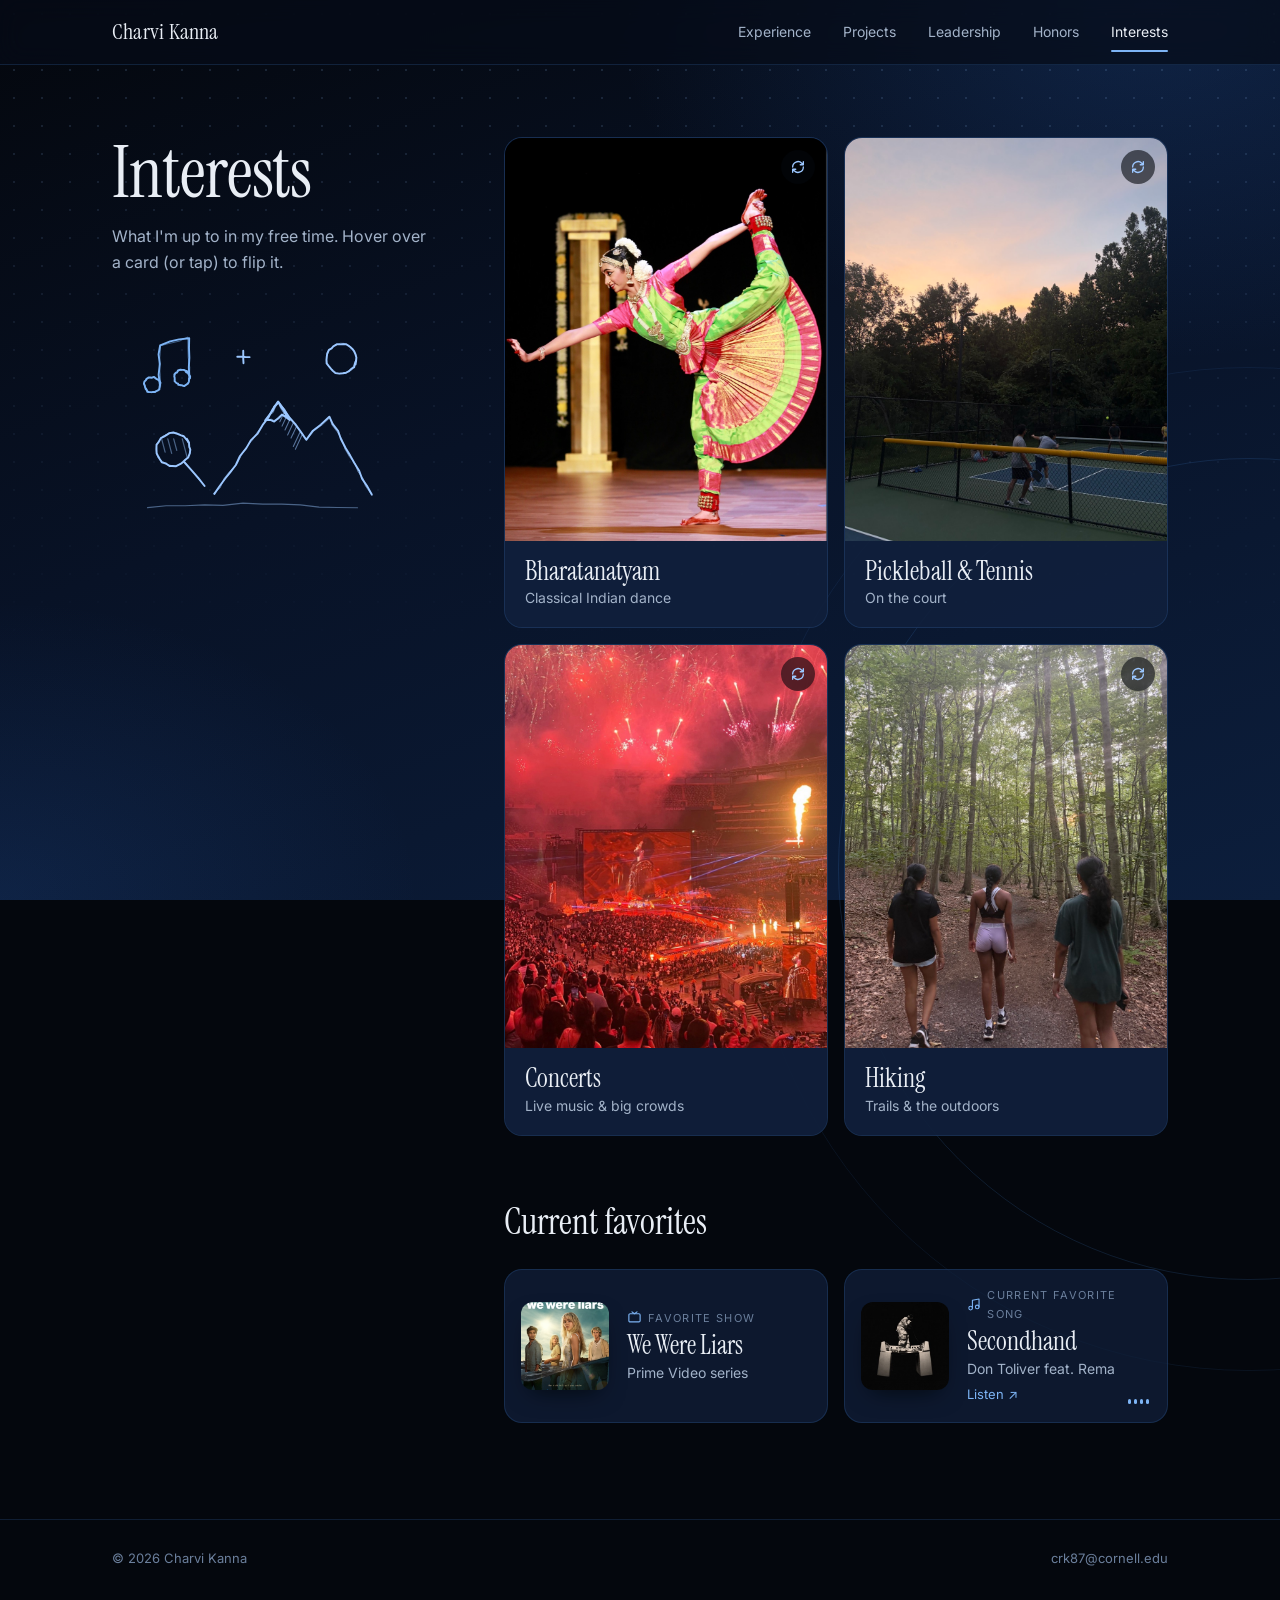
<file: interests.html>
<!DOCTYPE html>
<html lang="en">
<head>
  <meta charset="UTF-8">
  <meta name="viewport" content="width=device-width, initial-scale=1">
  <title>Interests — Charvi Kanna</title>
  <meta name="description" content="Charvi Kanna's interests and current favorites.">
  <meta name="theme-color" content="#04070D">
  <link rel="icon" href="data:image/svg+xml,%3Csvg xmlns='http://www.w3.org/2000/svg' viewBox='0 0 64 64'%3E%3Crect width='64' height='64' rx='14' fill='%230E1A2C'/%3E%3Ctext x='32' y='43' font-family='Georgia,serif' font-size='30' text-anchor='middle' fill='%237DB4F5'%3ECK%3C/text%3E%3C/svg%3E">
  <link rel="preconnect" href="https://fonts.googleapis.com">
  <link rel="preconnect" href="https://fonts.gstatic.com" crossorigin>
  <link href="https://fonts.googleapis.com/css2?family=Instrument+Serif:ital@0;1&family=Inter:wght@400;500;600&display=swap" rel="stylesheet">
  <link rel="stylesheet" href="styles.css?v=11">
</head>
<body>

  <nav>
    <div class="wrap">
      <a href="index.html" class="logo"><span class="full">Charvi Kanna</span><span class="short">CK</span></a>
      <button class="menu-btn" type="button" aria-expanded="false" aria-controls="nav-links" aria-label="Menu"><span></span></button>
      <ul class="nav-links" id="nav-links">
        <li><a href="experience.html">Experience</a></li>
        <li><a href="projects.html">Projects</a></li>
        <li><a href="leadership.html">Leadership</a></li>
        <li><a href="honors.html">Honors</a></li>
        <li><a href="interests.html" aria-current="page">Interests</a></li>
      </ul>
    </div>
  </nav>

  <main>
    <div class="wrap page">
      <aside class="page-side reveal">
        <h1>Interests</h1>
        <p>What I'm up to in my free time. Hover over a card (or tap) to flip it.</p>
        <img src="images/interests.svg" alt="" width="320" height="260">
      </aside>
      <div class="page-content">
        <div class="interests-grid">
          <article class="interest reveal" tabindex="0">
            <div class="flip-inner">
              <div class="flip-front">
                <div class="interest-img" role="img" aria-label="Bharatanatyam" style="background-image: url('images/interests/bharatanatyam.jpg'), url('images/interests/bharatanatyam.svg'); background-position: center 75%, center;"></div>
                <div class="interest-text"><h3>Bharatanatyam</h3><p>Classical Indian dance</p></div>
                <span class="flip-hint"><svg viewBox="0 0 24 24" aria-hidden="true"><path d="M4 12a8 8 0 0 1 13.7-5.7L20 8.6M20 4v4.6h-4.6M20 12a8 8 0 0 1-13.7 5.7L4 15.4M4 20v-4.6h4.6"/></svg></span>
              </div>
              <div class="flip-back">
                <img src="images/interests/bharatanatyam.svg" alt="" class="back-art">
                <span class="back-kicker">Dancing for</span>
                <span class="back-big">12 years</span>
                <p>of classical Indian dance</p>
              </div>
            </div>
          </article>
          <article class="interest reveal" tabindex="0">
            <div class="flip-inner">
              <div class="flip-front">
                <div class="interest-img" role="img" aria-label="Pickleball &amp; Tennis" style="background-image: url('images/interests/pickleball-tennis.jpg'), url('images/interests/pickleball-tennis.svg'); background-position: center 90%, center;"></div>
                <div class="interest-text"><h3>Pickleball &amp; Tennis</h3><p>On the court</p></div>
                <span class="flip-hint"><svg viewBox="0 0 24 24" aria-hidden="true"><path d="M4 12a8 8 0 0 1 13.7-5.7L20 8.6M20 4v4.6h-4.6M20 12a8 8 0 0 1-13.7 5.7L4 15.4M4 20v-4.6h4.6"/></svg></span>
              </div>
              <div class="flip-back">
                <img src="images/interests/pickleball-tennis.svg" alt="" class="back-art">
                <span class="back-kicker">Pickleball &amp; Tennis</span>
                <span class="back-big">Game on</span>
                <p>Always up for a match</p>
              </div>
            </div>
          </article>
          <article class="interest reveal" tabindex="0">
            <div class="flip-inner">
              <div class="flip-front">
                <div class="interest-img" role="img" aria-label="Concerts" style="background-image: url('images/interests/concerts.jpg'), url('images/interests/concerts.svg'); background-position: center 60%, center;"></div>
                <div class="interest-text"><h3>Concerts</h3><p>Live music &amp; big crowds</p></div>
                <span class="flip-hint"><svg viewBox="0 0 24 24" aria-hidden="true"><path d="M4 12a8 8 0 0 1 13.7-5.7L20 8.6M20 4v4.6h-4.6M20 12a8 8 0 0 1-13.7 5.7L4 15.4M4 20v-4.6h4.6"/></svg></span>
              </div>
              <div class="flip-back">
                <img src="images/interests/concerts.svg" alt="" class="back-art">
                <span class="back-kicker">Best concert</span>
                <span class="back-big">The Weeknd</span>
                <p>Fireworks, flames &amp; a full stadium</p>
              </div>
            </div>
          </article>
          <article class="interest reveal" tabindex="0">
            <div class="flip-inner">
              <div class="flip-front">
                <div class="interest-img" role="img" aria-label="Hiking" style="background-image: url('images/interests/hiking.jpg'), url('images/interests/hiking.svg'); background-position: center 72%, center;"></div>
                <div class="interest-text"><h3>Hiking</h3><p>Trails &amp; the outdoors</p></div>
                <span class="flip-hint"><svg viewBox="0 0 24 24" aria-hidden="true"><path d="M4 12a8 8 0 0 1 13.7-5.7L20 8.6M20 4v4.6h-4.6M20 12a8 8 0 0 1-13.7 5.7L4 15.4M4 20v-4.6h4.6"/></svg></span>
              </div>
              <div class="flip-back">
                <img src="images/interests/hiking.svg" alt="" class="back-art">
                <span class="back-kicker">Favorite trail</span>
                <span class="back-big">Pyramid Mountain</span>
                <p>Boonton, NJ</p>
              </div>
            </div>
          </article>
        </div>

        <h2 class="section-title reveal">Current favorites</h2>
        <div class="favorites">
          <article class="fav reveal">
            <img src="images/favorites/we-were-liars.jpg" alt="We Were Liars poster" width="96" height="120">
            <div>
              <span class="fav-label"><svg viewBox="0 0 24 24" aria-hidden="true"><rect x="3" y="6" width="18" height="13" rx="2"/><path d="M8 3l4 3 4-3"/></svg>Favorite show</span>
              <h3>We Were Liars</h3>
              <p>Prime Video series</p>
            </div>
          </article>
          <a class="fav reveal" href="https://music.apple.com/us/album/secondhand-feat-rema/1873328276?i=1873328285" target="_blank" rel="noopener">
            <img src="images/favorites/secondhand.jpg" alt="OCTANE album cover" width="120" height="120">
            <div>
              <span class="fav-label"><svg viewBox="0 0 24 24" aria-hidden="true"><path d="M9 18V5l11-2v13"/><circle cx="6" cy="18" r="3"/><circle cx="17" cy="16" r="3"/></svg>Current favorite song</span>
              <h3>Secondhand</h3>
              <p>Don Toliver feat. Rema</p>
              <span class="fav-link">Listen <span aria-hidden="true">&nearr;</span></span>
            </div>
            <span class="eq" aria-hidden="true"><i></i><i></i><i></i><i></i></span>
          </a>
        </div>
      </div>
    </div>
  </main>

  <footer>
    <div class="wrap">
      <span>&copy; 2026 Charvi Kanna</span>
      <a href="mailto:crk87@cornell.edu">crk87@cornell.edu</a>
    </div>
  </footer>

  <script src="main.js?v=11"></script>
</body>
</html>
</file>
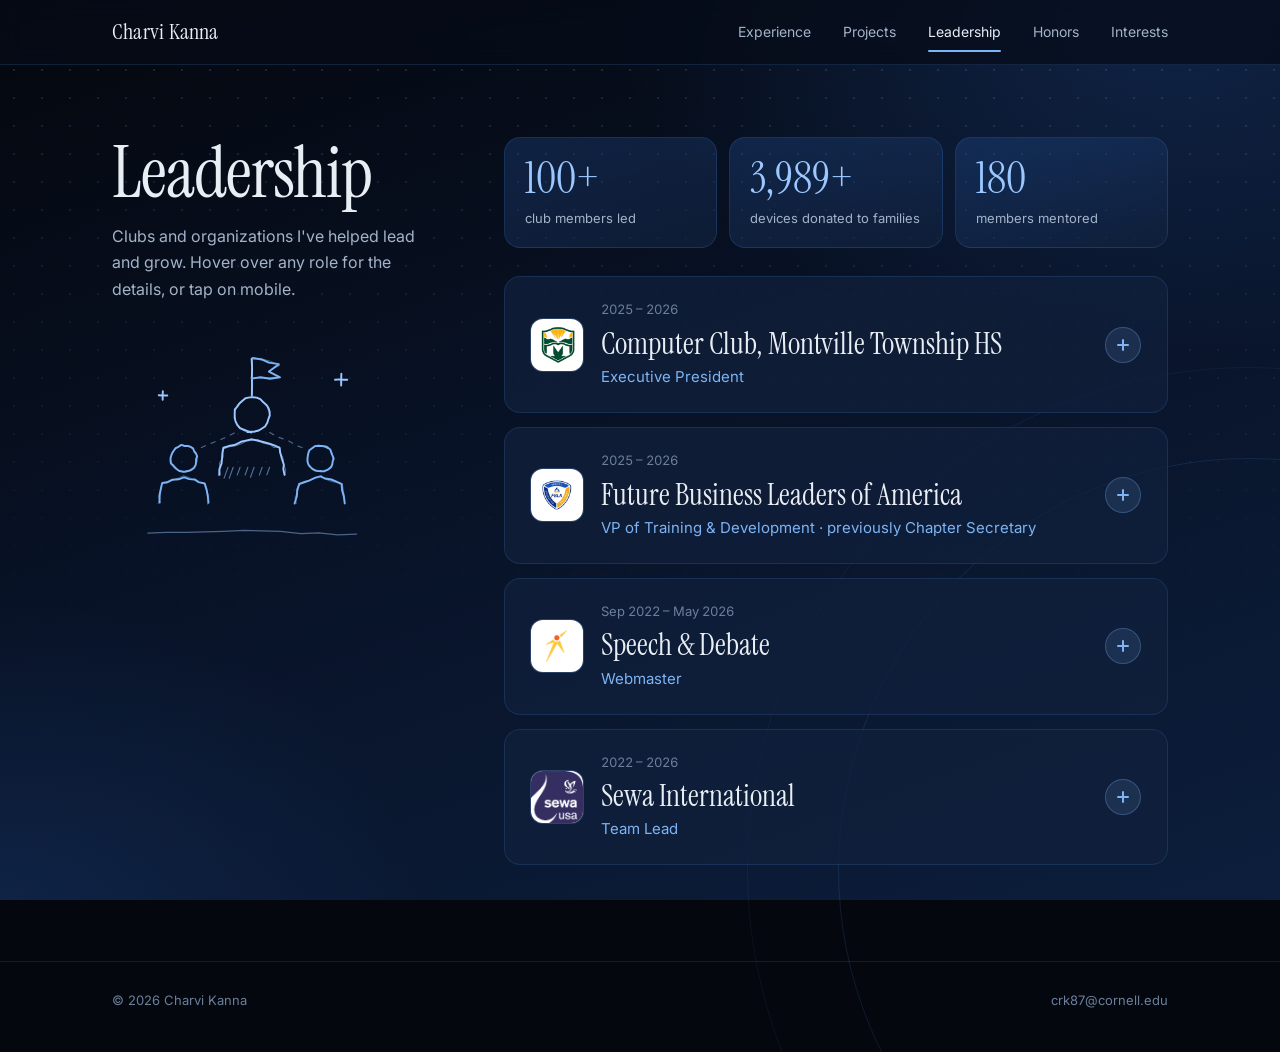
<file: leadership.html>
<!DOCTYPE html>
<html lang="en">
<head>
  <meta charset="UTF-8">
  <meta name="viewport" content="width=device-width, initial-scale=1">
  <title>Leadership — Charvi Kanna</title>
  <meta name="description" content="Charvi Kanna's leadership roles.">
  <meta name="theme-color" content="#04070D">
  <link rel="icon" href="data:image/svg+xml,%3Csvg xmlns='http://www.w3.org/2000/svg' viewBox='0 0 64 64'%3E%3Crect width='64' height='64' rx='14' fill='%230E1A2C'/%3E%3Ctext x='32' y='43' font-family='Georgia,serif' font-size='30' text-anchor='middle' fill='%237DB4F5'%3ECK%3C/text%3E%3C/svg%3E">
  <link rel="preconnect" href="https://fonts.googleapis.com">
  <link rel="preconnect" href="https://fonts.gstatic.com" crossorigin>
  <link href="https://fonts.googleapis.com/css2?family=Instrument+Serif:ital@0;1&family=Inter:wght@400;500;600&display=swap" rel="stylesheet">
  <link rel="stylesheet" href="styles.css?v=11">
</head>
<body>

  <nav>
    <div class="wrap">
      <a href="index.html" class="logo"><span class="full">Charvi Kanna</span><span class="short">CK</span></a>
      <button class="menu-btn" type="button" aria-expanded="false" aria-controls="nav-links" aria-label="Menu"><span></span></button>
      <ul class="nav-links" id="nav-links">
        <li><a href="experience.html">Experience</a></li>
        <li><a href="projects.html">Projects</a></li>
        <li><a href="leadership.html" aria-current="page">Leadership</a></li>
        <li><a href="honors.html">Honors</a></li>
        <li><a href="interests.html">Interests</a></li>
      </ul>
    </div>
  </nav>

  <main>
    <div class="wrap page">
      <aside class="page-side reveal">
        <h1>Leadership</h1>
        <p>Clubs and organizations I've helped lead and grow. Hover over any role for the details, or tap on mobile.</p>
        <img src="images/leadership.svg" alt="" width="320" height="260">
      </aside>
      <div class="page-content">
        <div class="stats">
          <div class="stat reveal"><span class="stat-num" data-count="100" data-suffix="+">100+</span><span class="stat-label">club members led</span></div>
          <div class="stat reveal"><span class="stat-num" data-count="4000" data-suffix="+">4,000+</span><span class="stat-label">devices donated to families</span></div>
          <div class="stat reveal"><span class="stat-num" data-count="180" data-suffix="">180</span><span class="stat-label">members mentored</span></div>
        </div>

        <div class="stack" data-hover-open>
        <details class="expand reveal">
          <summary>
            <span class="sum-lead"><img class="org-logo" src="images/logos/mths.png" alt="" width="52" height="52"><span class="sum-main"><span class="date">2025 – 2026</span><span class="title">Computer Club, Montville Township HS</span><span class="role">Executive President</span></span></span>
            <span class="toggle" aria-hidden="true"></span>
          </summary>
          <div class="expand-body">
            <ul>
              <li>Led 12 officers and 100+ members through hackathons, workshops, and monthly coding challenges.</li>
              <li>Started a district-wide e-waste recycling program for ink cartridges.</li>
              <li>Grew membership 40% with campaigns welcoming all skill levels.</li>
            </ul>
          </div>
        </details>
        <details class="expand reveal">
          <summary>
            <span class="sum-lead"><img class="org-logo" src="images/logos/fbla.png" alt="" width="52" height="52"><span class="sum-main"><span class="date">2025 – 2026</span><span class="title">Future Business Leaders of America</span><span class="role">VP of Training &amp; Development · previously Chapter Secretary</span></span></span>
            <span class="toggle" aria-hidden="true"></span>
          </summary>
          <div class="expand-body">
            <ul>
              <li>Ran a training program mentoring 180 members, increasing competitive success by 30%.</li>
            </ul>
          </div>
        </details>
        <details class="expand reveal">
          <summary>
            <span class="sum-lead"><img class="org-logo" src="images/logos/nsda.png" alt="" width="52" height="52"><span class="sum-main"><span class="date">Sep 2022 – May 2026</span><span class="title">Speech &amp; Debate</span><span class="role">Webmaster</span></span></span>
            <span class="toggle" aria-hidden="true"></span>
          </summary>
          <div class="expand-body">
            <ul>
              <li>Designed and maintained the team's website and monthly newsletter, improving communication across 100+ members.</li>
              <li>Competed and placed in Public Forum and Parliamentary Debate at local, state, and national tournaments.</li>
            </ul>
          </div>
        </details>
        <details class="expand reveal">
          <summary>
            <span class="sum-lead"><img class="org-logo" src="images/logos/sewa.png" alt="" width="52" height="52"><span class="sum-main"><span class="date">2022 – 2026</span><span class="title">Sewa International</span><span class="role">Team Lead</span></span></span>
            <span class="toggle" aria-hidden="true"></span>
          </summary>
          <div class="expand-body">
            <ul>
              <li>Led a team of 15 volunteers organizing monthly electronics donation drives, collecting 4,000+ laptops, tablets, and Wi-Fi hotspots for underserved families.</li>
              <li>Supported the SHE initiative, improving sanitation and hygiene for girls in India through fundraising, awareness campaigns, and community engagement.</li>
              <li>Coordinated logistics, volunteer schedules, outreach, and attendance.</li>
            </ul>
          </div>
        </details>
        </div>
      </div>
    </div>
  </main>

  <footer>
    <div class="wrap">
      <span>&copy; 2026 Charvi Kanna</span>
      <a href="mailto:crk87@cornell.edu">crk87@cornell.edu</a>
    </div>
  </footer>

  <script src="main.js?v=11"></script>
</body>
</html>
</file>
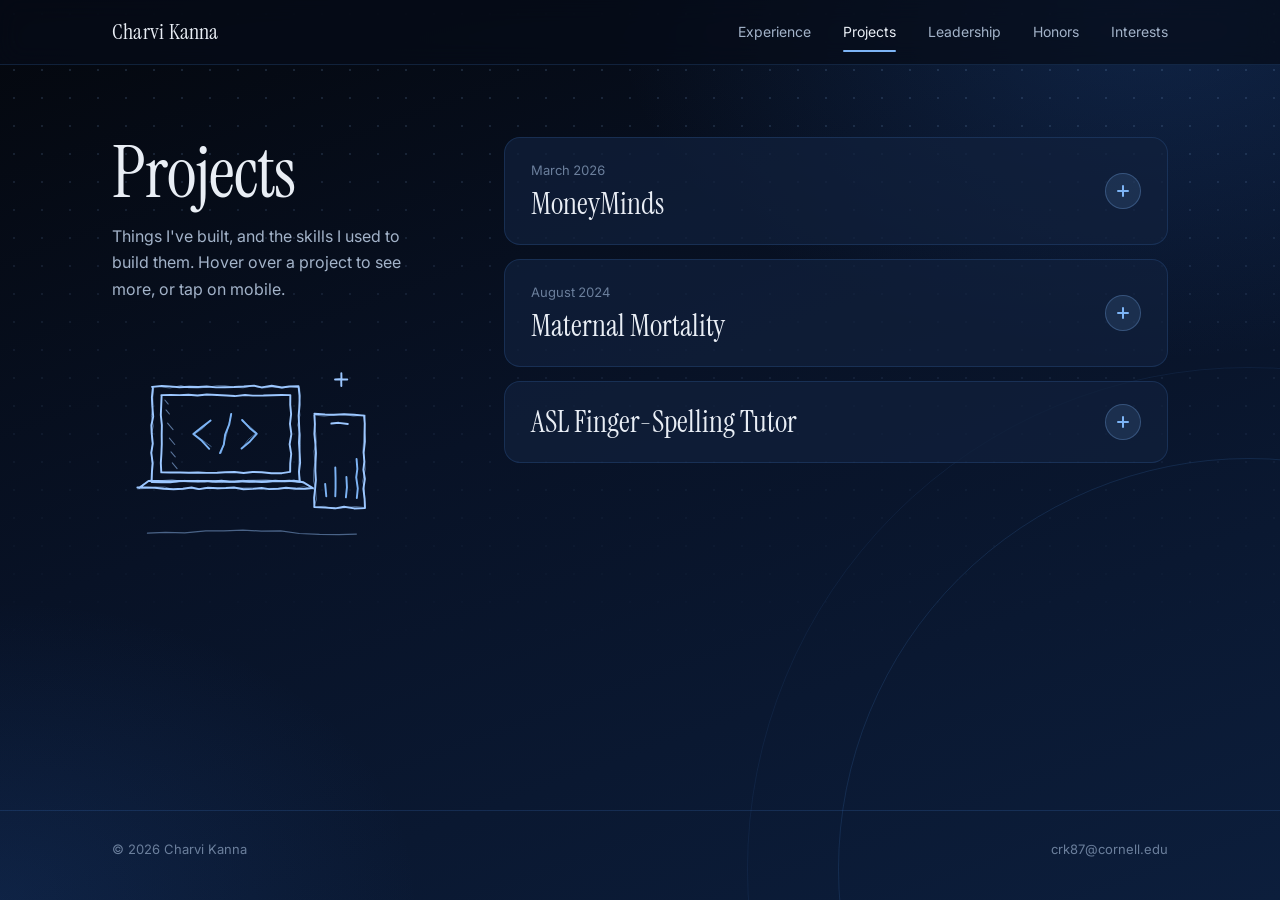
<file: projects.html>
<!DOCTYPE html>
<html lang="en">
<head>
  <meta charset="UTF-8">
  <meta name="viewport" content="width=device-width, initial-scale=1">
  <title>Projects — Charvi Kanna</title>
  <meta name="description" content="Projects built by Charvi Kanna.">
  <meta name="theme-color" content="#04070D">
  <link rel="icon" href="data:image/svg+xml,%3Csvg xmlns='http://www.w3.org/2000/svg' viewBox='0 0 64 64'%3E%3Crect width='64' height='64' rx='14' fill='%230E1A2C'/%3E%3Ctext x='32' y='43' font-family='Georgia,serif' font-size='30' text-anchor='middle' fill='%237DB4F5'%3ECK%3C/text%3E%3C/svg%3E">
  <link rel="preconnect" href="https://fonts.googleapis.com">
  <link rel="preconnect" href="https://fonts.gstatic.com" crossorigin>
  <link href="https://fonts.googleapis.com/css2?family=Instrument+Serif:ital@0;1&family=Inter:wght@400;500;600&display=swap" rel="stylesheet">
  <link rel="stylesheet" href="styles.css?v=11">
</head>
<body>

  <nav>
    <div class="wrap">
      <a href="index.html" class="logo"><span class="full">Charvi Kanna</span><span class="short">CK</span></a>
      <button class="menu-btn" type="button" aria-expanded="false" aria-controls="nav-links" aria-label="Menu"><span></span></button>
      <ul class="nav-links" id="nav-links">
        <li><a href="experience.html">Experience</a></li>
        <li><a href="projects.html" aria-current="page">Projects</a></li>
        <li><a href="leadership.html">Leadership</a></li>
        <li><a href="honors.html">Honors</a></li>
        <li><a href="interests.html">Interests</a></li>
      </ul>
    </div>
  </nav>

  <main>
    <div class="wrap page">
      <aside class="page-side reveal">
        <h1>Projects</h1>
        <p>Things I've built, and the skills I used to build them. Hover over a project to see more, or tap on mobile.</p>
        <img src="images/projects.svg" alt="" width="320" height="260">
      </aside>
      <div class="page-content">
        <div class="stack" data-hover-open>
        <details class="expand reveal">
          <summary>
            <span class="sum-main"><span class="date">March 2026</span><span class="title">MoneyMinds</span></span>
            <span class="toggle" aria-hidden="true"></span>
          </summary>
          <div class="expand-body">
            <p>A 6-page financial literacy platform with a stock-market simulator, workshop scheduling, and a personalized AI study chatbot — built with two collaborators for Montville Township.</p>
            <div class="skills">
              <p class="skills-label">Skills used</p>
              <div class="tags"><span class="tag">HTML</span><span class="tag">CSS</span><span class="tag">JavaScript</span><span class="tag">Google OAuth</span><span class="tag">MongoDB</span><span class="tag">GitHub</span></div>
            </div>
            <a class="visit" href="https://fbl-awebsite.vercel.app/" target="_blank" rel="noopener">Visit the live site <span aria-hidden="true">&nearr;</span></a>
          </div>
        </details>
        <details class="expand reveal">
          <summary>
            <span class="sum-main"><span class="date">August 2024</span><span class="title">Maternal Mortality</span></span>
            <span class="toggle" aria-hidden="true"></span>
          </summary>
          <div class="expand-body">
            <p>An iOS app raising awareness of maternal mortality across demographics and regions, turning real-world health data into charts that reveal links between socioeconomic factors, healthcare access, and outcomes.</p>
            <div class="skills">
              <p class="skills-label">Skills used</p>
              <div class="tags"><span class="tag">Swift</span><span class="tag">SwiftUI</span><span class="tag">Data Visualization</span></div>
            </div>
            <a class="visit" href="https://github.com/charvikanna/finalProjectC5" target="_blank" rel="noopener">View the code on GitHub <span aria-hidden="true">&nearr;</span></a>
          </div>
        </details>
        <details class="expand reveal">
          <summary>
            <span class="sum-main"><span class="title">ASL Finger-Spelling Tutor</span></span>
            <span class="toggle" aria-hidden="true"></span>
          </summary>
          <div class="expand-body">
            <p>A prototype AI application that teaches American Sign Language through real-time finger-spelling recognition, powered by a neural network trained on the Sign Language MNIST dataset to classify hand gestures.</p>
            <div class="skills">
              <p class="skills-label">Skills used</p>
              <div class="tags"><span class="tag">Python</span><span class="tag">Neural Networks</span><span class="tag">Machine Learning</span><span class="tag">Computer Vision</span></div>
            </div>
          </div>
        </details>
        </div>
      </div>
    </div>
  </main>

  <footer>
    <div class="wrap">
      <span>&copy; 2026 Charvi Kanna</span>
      <a href="mailto:crk87@cornell.edu">crk87@cornell.edu</a>
    </div>
  </footer>

  <script src="main.js?v=11"></script>
</body>
</html>
</file>
<file: styles.css>
:root {
  --black: #04070D;
  --bg: #081226;
  --navy: #0C1E3C;
  --surface: rgba(17, 33, 60, 0.72);
  --surface-2: rgba(26, 46, 80, 0.85);
  --text: #E9EEF5;
  --muted: #A3B3C9;
  --faint: #6B7F9C;
  --line: rgba(76, 141, 224, 0.18);
  --accent: #7DB4F5;
  --accent-strong: #4C8DE0;
  --accent-light: #9CC7FF;
  --accent-soft: rgba(125, 180, 245, 0.12);
  --serif: "Instrument Serif", Georgia, "Times New Roman", serif;
  --sans: "Inter", -apple-system, BlinkMacSystemFont, "Segoe UI", Roboto, sans-serif;
}

* { box-sizing: border-box; margin: 0; padding: 0; }

html { -webkit-text-size-adjust: 100%; background: var(--black); }

body {
  position: relative;
  z-index: 0;
  min-height: 100vh;
  display: flex;
  flex-direction: column;
  overflow-x: hidden;
  background:
    radial-gradient(900px 600px at 90% 0%, rgba(47, 111, 208, 0.22), transparent 60%),
    radial-gradient(700px 500px at 0% 100%, rgba(47, 111, 208, 0.14), transparent 60%),
    linear-gradient(160deg, var(--black) 0%, var(--bg) 45%, var(--navy) 100%);
  background-attachment: fixed;
  color: var(--text);
  font-family: var(--sans);
  font-size: 16px;
  line-height: 1.65;
  -webkit-font-smoothing: antialiased;
}

/* Faint dot grid, fading toward the bottom */
body::before {
  content: "";
  position: fixed;
  inset: 0;
  z-index: -1;
  background-image: radial-gradient(rgba(156, 199, 255, 0.16) 1px, transparent 1px);
  background-size: 28px 28px;
  -webkit-mask-image: linear-gradient(180deg, #000 0%, transparent 75%);
          mask-image: linear-gradient(180deg, #000 0%, transparent 75%);
  pointer-events: none;
}

/* Large orbit rings in the corner */
body::after {
  content: "";
  position: fixed;
  z-index: -1;
  right: -380px;
  bottom: -380px;
  width: 820px;
  height: 820px;
  border-radius: 50%;
  border: 1px solid rgba(76, 141, 224, 0.16);
  outline: 1px solid rgba(76, 141, 224, 0.09);
  outline-offset: 90px;
  pointer-events: none;
}

a { color: inherit; text-decoration: none; }

::selection { background: var(--accent); color: var(--black); }

.wrap {
  max-width: 1120px;
  margin: 0 auto;
  padding: 0 32px;
}

main { flex: 1; }

/* Nav */
nav {
  position: sticky;
  top: 0;
  z-index: 10;
  background: rgba(6, 12, 24, 0.72);
  backdrop-filter: blur(12px);
  -webkit-backdrop-filter: blur(12px);
  border-bottom: 1px solid var(--line);
}
nav .wrap {
  display: flex;
  justify-content: space-between;
  align-items: center;
  height: 64px;
}
.logo {
  font-family: var(--serif);
  font-size: 22px;
  letter-spacing: 0.01em;
  padding: 2px 10px;
  margin-left: -10px;
  border-radius: 8px;
  transition: color .2s, background .2s;
}
.logo:hover { color: var(--accent-light); background: var(--accent-soft); }
.nav-links { display: flex; gap: 8px; list-style: none; margin-right: -12px; }
.nav-links a {
  display: block;
  font-size: 14px;
  color: var(--muted);
  padding: 6px 12px;
  border-radius: 8px;
  transition: color .2s, background .2s;
  position: relative;
}
.nav-links a:hover { color: var(--text); background: rgba(125, 180, 245, 0.14); }
.nav-links a[aria-current="page"] { color: var(--text); }
.nav-links a[aria-current="page"]::after {
  content: "";
  position: absolute;
  left: 12px; right: 12px; bottom: -2px;
  height: 2px;
  border-radius: 2px;
  background: var(--accent);
}

/* Home */
.home { position: relative; padding: 72px 0 96px; }
.home > .wrap { position: relative; z-index: 1; }
.home-sketch {
  position: absolute;
  z-index: 0;
  right: 0;
  top: 96px;
  width: min(68vw, 1040px);
  height: auto;
  opacity: 0.6;
  pointer-events: none;
  -webkit-mask-image: linear-gradient(90deg, transparent 18%, #000 50%);
          mask-image: linear-gradient(90deg, transparent 18%, #000 50%);
}
.home-grid {
  display: grid;
  grid-template-columns: 1.15fr 0.85fr;
  align-items: center;
  gap: 48px;
}
.name {
  font-family: var(--serif);
  font-weight: 400;
  font-size: clamp(72px, 12vw, 148px);
  line-height: 0.92;
  letter-spacing: -0.02em;
}
.name em { color: var(--accent); }
.tagline {
  display: flex;
  align-items: center;
  gap: 12px;
  margin-top: 28px;
  font-size: 19px;
  color: var(--muted);
}
.tagline::before {
  content: "";
  width: 28px;
  height: 2px;
  background: var(--accent-strong);
  border-radius: 2px;
}
.tagline strong { color: var(--text); font-weight: 500; }

.interests {
  display: flex;
  flex-wrap: wrap;
  gap: 8px;
  margin-top: 28px;
  list-style: none;
}
.interests li {
  font-size: 13px;
  color: var(--accent-light);
  background: var(--accent-soft);
  border: 1px solid rgba(125, 180, 245, 0.28);
  padding: 6px 14px;
  border-radius: 999px;
}

.socials {
  display: flex;
  flex-wrap: wrap;
  gap: 12px;
  margin-top: 36px;
}
.pill {
  display: inline-flex;
  align-items: center;
  gap: 8px;
  font-size: 14px;
  padding: 9px 16px;
  border: 1px solid var(--line);
  border-radius: 999px;
  background: var(--surface);
  color: var(--text);
  transition: border-color .2s, background .2s, color .2s;
}
.pill:hover { border-color: var(--accent-strong); background: rgba(76, 141, 224, 0.26); }
.pill svg { width: 15px; height: 15px; fill: currentColor; }
.pill.primary { background: var(--accent-strong); border-color: var(--accent-strong); color: #fff; }
.pill.primary:hover { background: var(--accent); border-color: var(--accent); color: var(--black); }


.page-links {
  display: grid;
  grid-template-columns: repeat(5, 1fr);
  gap: 14px;
  margin-top: 80px;
}
.page-link {
  display: flex;
  flex-direction: column;
  gap: 18px;
  padding: 20px 22px 22px;
  background: var(--surface);
  border: 1px solid var(--line);
  border-radius: 16px;
  transition: border-color .2s, transform .2s, background .2s;
}
.page-link:hover { border-color: var(--accent-strong); background: rgba(38, 72, 125, 0.75); transform: translateY(-3px); }
.page-link img { width: 72px; height: 58px; object-fit: contain; object-position: left; }
.page-link .label {
  display: flex;
  justify-content: space-between;
  align-items: center;
  font-family: var(--serif);
  font-size: 28px;
  line-height: 1.1;
}
.page-link .label span { color: var(--accent); font-family: var(--sans); font-size: 18px; transition: transform .2s; }
.page-link:hover .label span { transform: translateX(4px); }
.page-link .sub { display: block; font-size: 13px; color: var(--faint); margin-top: 4px; }

/* Inner pages: sticky intro on the left, content on the right */
.page {
  display: grid;
  grid-template-columns: 320px 1fr;
  gap: 72px;
  padding-top: 72px;
  padding-bottom: 96px;
}
.page-side { position: sticky; top: 112px; align-self: start; }
.page-side h1 {
  font-family: var(--serif);
  font-weight: 400;
  font-size: clamp(48px, 7vw, 72px);
  line-height: 1;
  letter-spacing: -0.015em;
}
.page-side p { color: var(--muted); font-size: 16px; margin-top: 14px; }
.page-side img { display: block; width: 100%; max-width: 280px; height: auto; margin-top: 32px; }

/* Shared bits */
.date {
  font-size: 13px;
  color: var(--faint);
  font-variant-numeric: tabular-nums;
}
.role { color: var(--accent); font-size: 15px; }

/* Expandable cards (projects / experience) */
:root { interpolate-size: allow-keywords; }
.stack { display: grid; gap: 14px; }
.expand {
  background: var(--surface);
  border: 1px solid var(--line);
  border-radius: 16px;
  transition: border-color .2s, background .2s, box-shadow .3s;
}
.expand:hover { border-color: rgba(125, 180, 245, 0.45); background: var(--surface-2); }
.expand[open] {
  border-color: var(--accent-strong);
  background: var(--surface-2);
  box-shadow: 0 18px 50px -20px rgba(47, 111, 208, 0.45);
}
.expand summary {
  list-style: none;
  cursor: pointer;
  display: flex;
  justify-content: space-between;
  align-items: center;
  gap: 20px;
  padding: 22px 26px;
  border-radius: 16px;
}
.expand summary::-webkit-details-marker { display: none; }
.expand summary:focus-visible { outline: 2px solid var(--accent); outline-offset: 2px; }
.sum-main { display: flex; flex-direction: column; align-items: flex-start; gap: 2px; }
.sum-main .date { padding: 0; margin-bottom: 4px; }
.sum-main .title {
  font-family: var(--serif);
  font-size: 30px;
  line-height: 1.15;
  transition: font-size .3s ease, color .2s;
}
.expand[open] .sum-main .title { font-size: 38px; }
.expand:hover .sum-main .title { color: #fff; }
.sum-main .role { margin-top: 2px; }
.sum-main .badge { margin: 8px 0 0; }
.toggle {
  position: relative;
  flex-shrink: 0;
  width: 36px; height: 36px;
  border-radius: 50%;
  background: var(--accent-soft);
  border: 1px solid rgba(125, 180, 245, 0.28);
  transition: transform .3s ease, background .2s;
}
.toggle::before, .toggle::after {
  content: "";
  position: absolute;
  left: 50%; top: 50%;
  width: 12px; height: 2px;
  margin: -1px 0 0 -6px;
  border-radius: 2px;
  background: var(--accent);
  transition: transform .3s ease;
}
.toggle::after { transform: rotate(90deg); }
.expand:hover .toggle { background: rgba(125, 180, 245, 0.24); }
.expand[open] .toggle { transform: rotate(180deg); background: var(--accent-strong); }
.expand[open] .toggle::before, .expand[open] .toggle::after { background: #fff; }
.expand[open] .toggle::after { transform: rotate(0deg); }

.expand::details-content {
  block-size: 0;
  overflow: hidden;
  transition: block-size .35s ease, content-visibility .35s allow-discrete;
}
.expand[open]::details-content { block-size: auto; }
.expand-body { padding: 0 26px 26px; }
.expand-body > p { color: var(--muted); font-size: 16px; }
.expand-body ul { list-style: none; }
.expand-body li {
  position: relative;
  padding-left: 18px;
  color: var(--muted);
  font-size: 15.5px;
  margin-bottom: 8px;
}
.expand-body li:last-child { margin-bottom: 0; }
.expand-body li::before {
  content: "";
  position: absolute;
  left: 0; top: 11px;
  width: 8px; height: 2px;
  background: var(--accent-strong);
}
.badge {
  display: inline-block;
  font-size: 12px;
  color: var(--accent-light);
  background: var(--accent-soft);
  padding: 3px 10px;
  border-radius: 999px;
}
.skills { margin-top: 22px; padding-top: 18px; border-top: 1px solid var(--line); }
.skills-label {
  font-size: 12px;
  text-transform: uppercase;
  letter-spacing: 0.12em;
  color: var(--faint);
  margin-bottom: 10px;
}
.tags { display: flex; flex-wrap: wrap; gap: 6px; }
.tag {
  font-size: 12px;
  color: var(--text);
  background: rgba(4, 7, 13, 0.6);
  border: 1px solid var(--line);
  padding: 4px 11px;
  border-radius: 999px;
}

/* Footer */
footer {
  border-top: 1px solid var(--line);
  padding: 28px 0 40px;
  font-size: 13px;
  color: var(--faint);
}
footer .wrap { display: flex; justify-content: space-between; gap: 16px; flex-wrap: wrap; }
footer a:hover { color: var(--accent); }

/* Fade in */
.reveal { opacity: 0; transform: translateY(12px); transition: opacity .6s ease, transform .6s ease; }
.reveal.in { opacity: 1; transform: none; }
@media (prefers-reduced-motion: reduce) {
  .reveal { opacity: 1; transform: none; transition: none; }
}

/* Tablet */
@media (max-width: 900px) {
  .home-grid { grid-template-columns: 1fr; gap: 24px; }
  .page-links { grid-template-columns: 1fr 1fr; }
  .page-link:last-child:nth-child(odd) { grid-column: span 2; }
  .page { grid-template-columns: 1fr; gap: 40px; }
  .page-side { position: static; display: grid; grid-template-columns: 1fr auto; gap: 0 24px; align-items: end; }
  .page-side img { grid-column: 2; grid-row: 1 / span 2; width: 160px; margin-top: 0; }
}

/* Mobile */
@media (max-width: 640px) {
  .wrap { padding: 0 16px; }
  nav .wrap { height: 56px; }
  .logo { font-size: 20px; }
  .home { padding: 40px 0 64px; }
  .home-sketch { width: 120vw; right: -30vw; top: 90px; opacity: 0.28; }
  .tagline { font-size: 17px; }
  .page-links { grid-template-columns: 1fr; margin-top: 48px; }
  .page-link:last-child:nth-child(odd) { grid-column: auto; }
  .page-link { flex-direction: row; align-items: center; gap: 16px; }
  .page-link img { width: 52px; height: 44px; flex-shrink: 0; }
  .page-link > div { flex: 1; }
  .page { padding-top: 40px; padding-bottom: 64px; }
  .page-side img { width: 110px; }
  .expand summary { padding: 18px 18px; }
  .expand-body { padding: 0 18px 20px; }
  .sum-main .title { font-size: 25px; }
  .expand[open] .sum-main .title { font-size: 30px; }
  body::after { width: 520px; height: 520px; right: -260px; bottom: -260px; }
}

.logo .short { display: none; }

/* Organization logos on experience cards */
.sum-lead { display: flex; align-items: center; gap: 18px; min-width: 0; }
.org-logo {
  flex-shrink: 0;
  width: 52px;
  height: 52px;
  padding: 6px;
  object-fit: contain;
  background: #fff;
  border-radius: 12px;
  box-shadow: 0 0 0 1px rgba(125, 180, 245, 0.25);
  transition: transform .3s ease;
}
.org-logo[src$="epam.jpg"] { padding: 0; }
.expand[open] .org-logo { transform: scale(1.12); }
@media (max-width: 640px) {
  .sum-lead { gap: 12px; align-items: flex-start; }
  .org-logo { width: 42px; height: 42px; padding: 5px; border-radius: 10px; margin-top: 4px; }
}

/* Mobile menu */
.menu-btn {
  display: none;
  position: relative;
  width: 40px; height: 40px;
  margin-right: -8px;
  border: 0;
  border-radius: 10px;
  background: transparent;
  cursor: pointer;
  transition: background .2s;
}
.menu-btn:hover { background: var(--accent-soft); }
.menu-btn span, .menu-btn span::before, .menu-btn span::after {
  position: absolute;
  left: 11px;
  width: 18px; height: 2px;
  border-radius: 2px;
  background: var(--text);
  transition: transform .25s ease, opacity .2s;
}
.menu-btn span { top: 19px; }
.menu-btn span::before, .menu-btn span::after { content: ""; left: 0; }
.menu-btn span::before { top: -6px; }
.menu-btn span::after { top: 6px; }
nav.open .menu-btn span { background: transparent; }
nav.open .menu-btn span::before { transform: translateY(6px) rotate(45deg); }
nav.open .menu-btn span::after { transform: translateY(-6px) rotate(-45deg); }

@media (max-width: 760px) {
  .menu-btn { display: block; }
  .nav-links {
    position: absolute;
    top: 100%; left: 0; right: 0;
    margin: 0;
    flex-direction: column;
    gap: 2px;
    padding: 10px 16px 16px;
    background: #060C18;
    border-bottom: 1px solid var(--line);
    opacity: 0;
    visibility: hidden;
    transform: translateY(-8px);
    transition: opacity .2s, transform .2s, visibility .2s;
  }
  nav.open .nav-links { opacity: 1; visibility: visible; transform: none; }
  .nav-links a { font-size: 16px; padding: 12px 12px; }
  .nav-links a[aria-current="page"] { background: var(--accent-soft); }
  .nav-links a[aria-current="page"]::after { display: none; }
}

/* Home facts */
.facts { display: flex; gap: 36px; margin-top: 22px; }
.facts div { display: flex; flex-direction: column; }
.facts dt {
  font-size: 11px;
  text-transform: uppercase;
  letter-spacing: 0.14em;
  color: var(--faint);
}
.facts dd { font-size: 16px; color: var(--text); }

/* Project link */
.visit {
  display: inline-flex;
  align-items: center;
  gap: 8px;
  margin-top: 20px;
  font-size: 14px;
  font-weight: 500;
  padding: 9px 16px;
  border-radius: 999px;
  color: #fff;
  background: var(--accent-strong);
  transition: background .2s, color .2s;
}
.visit:hover { background: var(--accent); color: var(--black); }

/* Icon tiles (leadership) */
.icon-tile {
  flex-shrink: 0;
  display: grid;
  place-items: center;
  width: 52px; height: 52px;
  border-radius: 12px;
  background: var(--accent-soft);
  border: 1px solid rgba(125, 180, 245, 0.28);
  transition: transform .3s ease, background .2s;
}
.icon-tile svg, .award-icon svg, .fav-label svg {
  width: 24px; height: 24px;
  fill: none;
  stroke: var(--accent);
  stroke-width: 1.8;
  stroke-linecap: round;
  stroke-linejoin: round;
}
.expand:hover .icon-tile { background: rgba(125, 180, 245, 0.22); }
.expand[open] .icon-tile { transform: scale(1.12) rotate(-6deg); background: var(--accent-strong); }
.expand[open] .icon-tile svg { stroke: #fff; }

/* Stat tiles with count-up */
.stats {
  display: grid;
  grid-template-columns: repeat(auto-fit, minmax(150px, 1fr));
  gap: 12px;
  margin-bottom: 28px;
}
.stat {
  padding: 18px 20px;
  border-radius: 16px;
  background: linear-gradient(160deg, rgba(47, 111, 208, 0.22), rgba(17, 33, 60, 0.7));
  border: 1px solid var(--line);
  transition: transform .2s, border-color .2s;
}
.stat:hover { transform: translateY(-3px); border-color: var(--accent-strong); }
.stat-num {
  display: block;
  font-family: var(--serif);
  font-size: 44px;
  line-height: 1;
  color: var(--accent-light);
  font-variant-numeric: tabular-nums;
}
.stat-label { display: block; margin-top: 8px; font-size: 13px; color: var(--muted); }

/* Honors: filters + award cards */
.filters { display: flex; flex-wrap: wrap; gap: 8px; margin-bottom: 18px; }
.chip {
  font: inherit;
  font-size: 13px;
  color: var(--muted);
  background: var(--surface);
  border: 1px solid var(--line);
  padding: 7px 16px;
  border-radius: 999px;
  cursor: pointer;
  transition: color .2s, background .2s, border-color .2s;
}
.chip:hover { color: var(--text); background: rgba(76, 141, 224, 0.2); border-color: var(--accent-strong); }
.chip[aria-pressed="true"] { color: #fff; background: var(--accent-strong); border-color: var(--accent-strong); }
.awards-grid { display: grid; grid-template-columns: 1fr 1fr; gap: 14px; }
.award {
  position: relative;
  overflow: hidden;
  padding: 22px 22px 24px;
  border-radius: 16px;
  background: var(--surface);
  border: 1px solid var(--line);
  transition: transform .25s ease, border-color .2s, background .2s, box-shadow .25s, opacity .25s;
}
.award::after {
  content: "";
  position: absolute;
  inset: 0;
  background: radial-gradient(240px 140px at var(--mx, 80%) var(--my, 0%), rgba(125, 180, 245, 0.18), transparent 70%);
  opacity: 0;
  transition: opacity .25s;
  pointer-events: none;
}
.award:hover { transform: translateY(-4px); border-color: var(--accent-strong); background: var(--surface-2); box-shadow: 0 18px 40px -22px rgba(47, 111, 208, 0.6); }
.award:hover::after { opacity: 1; }
.award-icon {
  display: grid;
  place-items: center;
  width: 46px; height: 46px;
  border-radius: 12px;
  background: var(--accent-soft);
  margin-bottom: 18px;
  transition: transform .35s ease;
}
.award:hover .award-icon { transform: rotate(-10deg) scale(1.1); }
.award-year {
  position: absolute;
  top: 22px; right: 22px;
  font-size: 12px;
  color: var(--accent);
  font-variant-numeric: tabular-nums;
}
.award h3 { font-family: var(--serif); font-weight: 400; font-size: 26px; line-height: 1.1; }
.award p { margin-top: 6px; font-size: 14px; color: var(--muted); }
.award.gold { border-color: rgba(125, 180, 245, 0.45); background: linear-gradient(160deg, rgba(47, 111, 208, 0.28), var(--surface) 60%); }
.award.gold .award-icon { background: var(--accent-strong); }
.award.gold .award-icon svg { stroke: #fff; }
.award.is-hidden { display: none; }
.award.pop { animation: pop .35s ease; }
@keyframes pop { from { opacity: 0; transform: scale(.96); } to { opacity: 1; transform: none; } }

/* Interests: flip cards */
.interests-grid { display: grid; grid-template-columns: 1fr 1fr; gap: 16px; }
.interest { perspective: 1400px; outline: none; cursor: pointer; }
.flip-inner {
  display: grid;
  height: 100%;
  transform-style: preserve-3d;
  transition: transform .7s cubic-bezier(.2, .7, .2, 1);
}
.flip-front, .flip-back {
  grid-area: 1 / 1;
  position: relative;
  overflow: hidden;
  border-radius: 18px;
  border: 1px solid var(--line);
  background: var(--surface);
  -webkit-backface-visibility: hidden;
          backface-visibility: hidden;
}
.flip-back {
  transform: rotateY(180deg);
  display: flex;
  flex-direction: column;
  justify-content: center;
  padding: 28px;
  border-color: var(--accent-strong);
  background:
    radial-gradient(320px 220px at 80% 0%, rgba(76, 141, 224, 0.35), transparent 70%),
    linear-gradient(160deg, var(--navy), var(--black));
}
@media (hover: hover) {
  .interest:hover .flip-inner { transform: rotateY(180deg); }
}
.interest.flipped .flip-inner { transform: rotateY(180deg); }
.interest:focus-visible .flip-front, .interest:focus-visible .flip-back { box-shadow: 0 0 0 2px var(--accent); }
.interest-img {
  aspect-ratio: 4 / 5;
  background-color: var(--navy);
  background-size: cover, contain;
  background-repeat: no-repeat;
}
.interest-text { padding: 16px 20px 18px; background: var(--surface); }
.interest h3 { font-family: var(--serif); font-weight: 400; font-size: 26px; line-height: 1.15; }
.interest p { font-size: 14px; color: var(--muted); }
.flip-hint {
  position: absolute;
  top: 12px; right: 12px;
  display: grid;
  place-items: center;
  width: 34px; height: 34px;
  border-radius: 50%;
  background: rgba(4, 7, 13, 0.6);
  backdrop-filter: blur(6px);
  -webkit-backdrop-filter: blur(6px);
}
.flip-hint svg { width: 16px; height: 16px; fill: none; stroke: var(--accent-light); stroke-width: 2; stroke-linecap: round; stroke-linejoin: round; }
.back-art { width: 70%; max-width: 240px; margin: 0 auto 18px; opacity: .9; }
.back-kicker {
  font-size: 12px;
  text-transform: uppercase;
  letter-spacing: 0.14em;
  color: var(--accent);
}
.back-big {
  font-family: var(--serif);
  font-size: 48px;
  line-height: 1.05;
  margin: 6px 0 8px;
  color: var(--text);
}
.flip-back p { font-size: 15px; color: var(--muted); }
@media (prefers-reduced-motion: reduce) {
  .flip-inner { transition: none; }
}

.section-title {
  font-family: var(--serif);
  font-weight: 400;
  font-size: 36px;
  margin: 56px 0 18px;
}
.favorites { display: grid; grid-template-columns: 1fr 1fr; gap: 16px; }
.fav {
  position: relative;
  display: flex;
  align-items: center;
  gap: 18px;
  padding: 16px;
  border-radius: 18px;
  background: var(--surface);
  border: 1px solid var(--line);
  transition: transform .25s, border-color .2s, background .2s;
}
a.fav:hover { transform: translateY(-3px); border-color: var(--accent-strong); background: var(--surface-2); }
.fav img {
  flex-shrink: 0;
  width: 88px; height: 88px;
  object-fit: cover;
  border-radius: 12px;
  box-shadow: 0 10px 24px -10px rgba(0, 0, 0, 0.7);
}
.fav-label {
  display: flex;
  align-items: center;
  gap: 6px;
  font-size: 11px;
  text-transform: uppercase;
  letter-spacing: 0.12em;
  color: var(--faint);
}
.fav-label svg { width: 15px; height: 15px; }
.fav h3 { font-family: var(--serif); font-weight: 400; font-size: 26px; line-height: 1.15; margin-top: 4px; }
.fav p { font-size: 14px; color: var(--muted); }
.fav-link { display: inline-block; margin-top: 4px; font-size: 13px; color: var(--accent); }
.eq { position: absolute; bottom: 18px; right: 18px; display: flex; align-items: flex-end; gap: 3px; height: 16px; }
.eq i { width: 3px; height: 30%; border-radius: 2px; background: var(--accent); animation: eq 1s ease-in-out infinite; }
.eq i:nth-child(2) { animation-delay: -.4s; }
.eq i:nth-child(3) { animation-delay: -.2s; }
.eq i:nth-child(4) { animation-delay: -.7s; }
@keyframes eq { 0%, 100% { height: 25%; } 50% { height: 100%; } }
@media (prefers-reduced-motion: reduce) { .eq i { animation: none; height: 60%; } }

@media (max-width: 640px) {
  .facts { gap: 28px; }
  .stat { padding: 14px 16px; }
  .stat-num { font-size: 34px; }
  .awards-grid, .interests-grid, .favorites { grid-template-columns: 1fr; }
  .icon-tile { width: 42px; height: 42px; margin-top: 4px; }
  .sum-lead { gap: 12px; align-items: flex-start; }
}
.org-logo[src$="sewa.png"] { padding: 0; }

/* Home sketch: draws itself in, hiker walks the trail, sun toggles night */
.home > .wrap { pointer-events: none; }
.home-grid > *, .page-links { pointer-events: auto; }
.home-sketch { pointer-events: none; overflow: visible; }
.home-sketch path, .home-sketch circle { stroke: #9CC7FF; }
.home-sketch .m1 { stroke-width: 1.6; }
.home-sketch .m2 { stroke-width: 1.2; stroke-opacity: .7; }
.home-sketch .faint { stroke-width: .9; stroke-opacity: .45; }
.home-sketch .h { stroke-width: .9; stroke-opacity: .5; }
.home-sketch #route { stroke: none; }
.home-sketch .t { stroke-width: 1.4; stroke: #7DB4F5; stroke-dasharray: 6 9; animation: fade-in .8s ease 1.4s both; }
.home-sketch .draw path { stroke-dasharray: 1; stroke-dashoffset: 1; animation: draw 1.8s ease forwards; }
.home-sketch .d1 path { animation-delay: .35s; }
.home-sketch .d3 path { animation-delay: 1.1s; animation-duration: 1s; }
.home-sketch .d4 path { animation-delay: .8s; }
@keyframes draw { to { stroke-dashoffset: 0; } }
@keyframes fade-in { from { opacity: 0; } }

#hiker { opacity: 0; transition: opacity .6s ease; }
#hiker.ready { opacity: 1; }
#hiker.walking .hiker-body { animation: bob .36s ease-in-out infinite alternate; }
#hiker.walking .legs { animation: stride .36s ease-in-out infinite alternate; transform-box: fill-box; transform-origin: 50% 0; }
@keyframes bob { to { transform: translateY(-1.5px); } }
@keyframes stride { from { transform: skewX(10deg); } to { transform: skewX(-10deg); } }

#sun { pointer-events: auto; cursor: pointer; outline: none; }
#sun .hit { fill: transparent; stroke: none; pointer-events: all; }
#sun .sunface, #sun .moon { transform-box: view-box; transform-origin: 820px 110px; transition: transform .3s ease, opacity .5s ease; }
#sun:hover .sunface, #sun:focus-visible .sunface, #sun:hover .moon, #sun:focus-visible .moon { transform: scale(1.08) rotate(-8deg); }
#sun .moon { opacity: 0; }
.night #sun .sunface { opacity: 0; }
.night #sun .moon { opacity: 1; }
.home-sketch .stars { opacity: 0; transition: opacity .8s ease; }
.home-sketch.night .stars { opacity: 1; }
.home-sketch .star { stroke-width: 1.4; animation: twinkle 1.8s ease-in-out infinite alternate; }
@keyframes twinkle { to { stroke-opacity: .2; } }
.home-sketch .shoot { stroke: #E9EEF5; stroke-width: 2; opacity: 0; }
.home-sketch.shooting .shoot { animation: shoot 1.2s ease-out; }
@keyframes shoot {
  0% { opacity: 0; transform: translate(540px, 20px); }
  15% { opacity: 1; }
  100% { opacity: 0; transform: translate(940px, 150px); }
}
@media (prefers-reduced-motion: reduce) {
  .home-sketch .draw path { animation: none; stroke-dashoffset: 0; }
  .home-sketch .t { animation: none; }
  #hiker.walking .hiker-body, #hiker.walking .legs, .home-sketch .star { animation: none; }
}

/* Cursor glow */
.cursor-glow {
  position: fixed;
  z-index: -1;
  left: 0; top: 0;
  width: 280px; height: 280px;
  margin: -140px 0 0 -140px;
  border-radius: 50%;
  background: radial-gradient(circle, rgba(76, 141, 224, 0.16), rgba(76, 141, 224, 0.05) 40%, transparent 68%);
  pointer-events: none;
  opacity: 0;
  transition: opacity .4s ease;
  will-change: transform;
}
.cursor-glow.on { opacity: 1; }

/* Experience timeline */
.timeline { position: relative; padding-left: 38px; }
.timeline::before, .timeline::after {
  content: "";
  position: absolute;
  left: 11px;
  top: 10px;
  width: 2px;
  border-radius: 2px;
}
.timeline::before { bottom: 10px; background: var(--line); }
.timeline::after {
  height: var(--tl-fill, 0px);
  background: linear-gradient(180deg, var(--accent-strong), var(--accent));
  box-shadow: 0 0 12px rgba(125, 180, 245, 0.5);
}
.timeline .expand { position: relative; }
.timeline .expand > summary::before {
  content: "";
  position: absolute;
  left: -33px;
  top: 36px;
  width: 14px; height: 14px;
  border-radius: 50%;
  background: var(--bg);
  border: 2px solid var(--faint);
  transition: background .3s, border-color .3s, box-shadow .3s, transform .3s;
}
.timeline .expand.lit > summary::before {
  background: var(--accent);
  border-color: var(--accent);
  box-shadow: 0 0 0 5px var(--accent-soft), 0 0 14px rgba(125, 180, 245, 0.6);
  transform: scale(1.1);
}
@media (max-width: 640px) {
  .timeline { padding-left: 28px; }
  .timeline::before, .timeline::after { left: 6px; }
  .timeline .expand > summary::before { left: -28px; top: 30px; width: 12px; height: 12px; }
}
</file>
